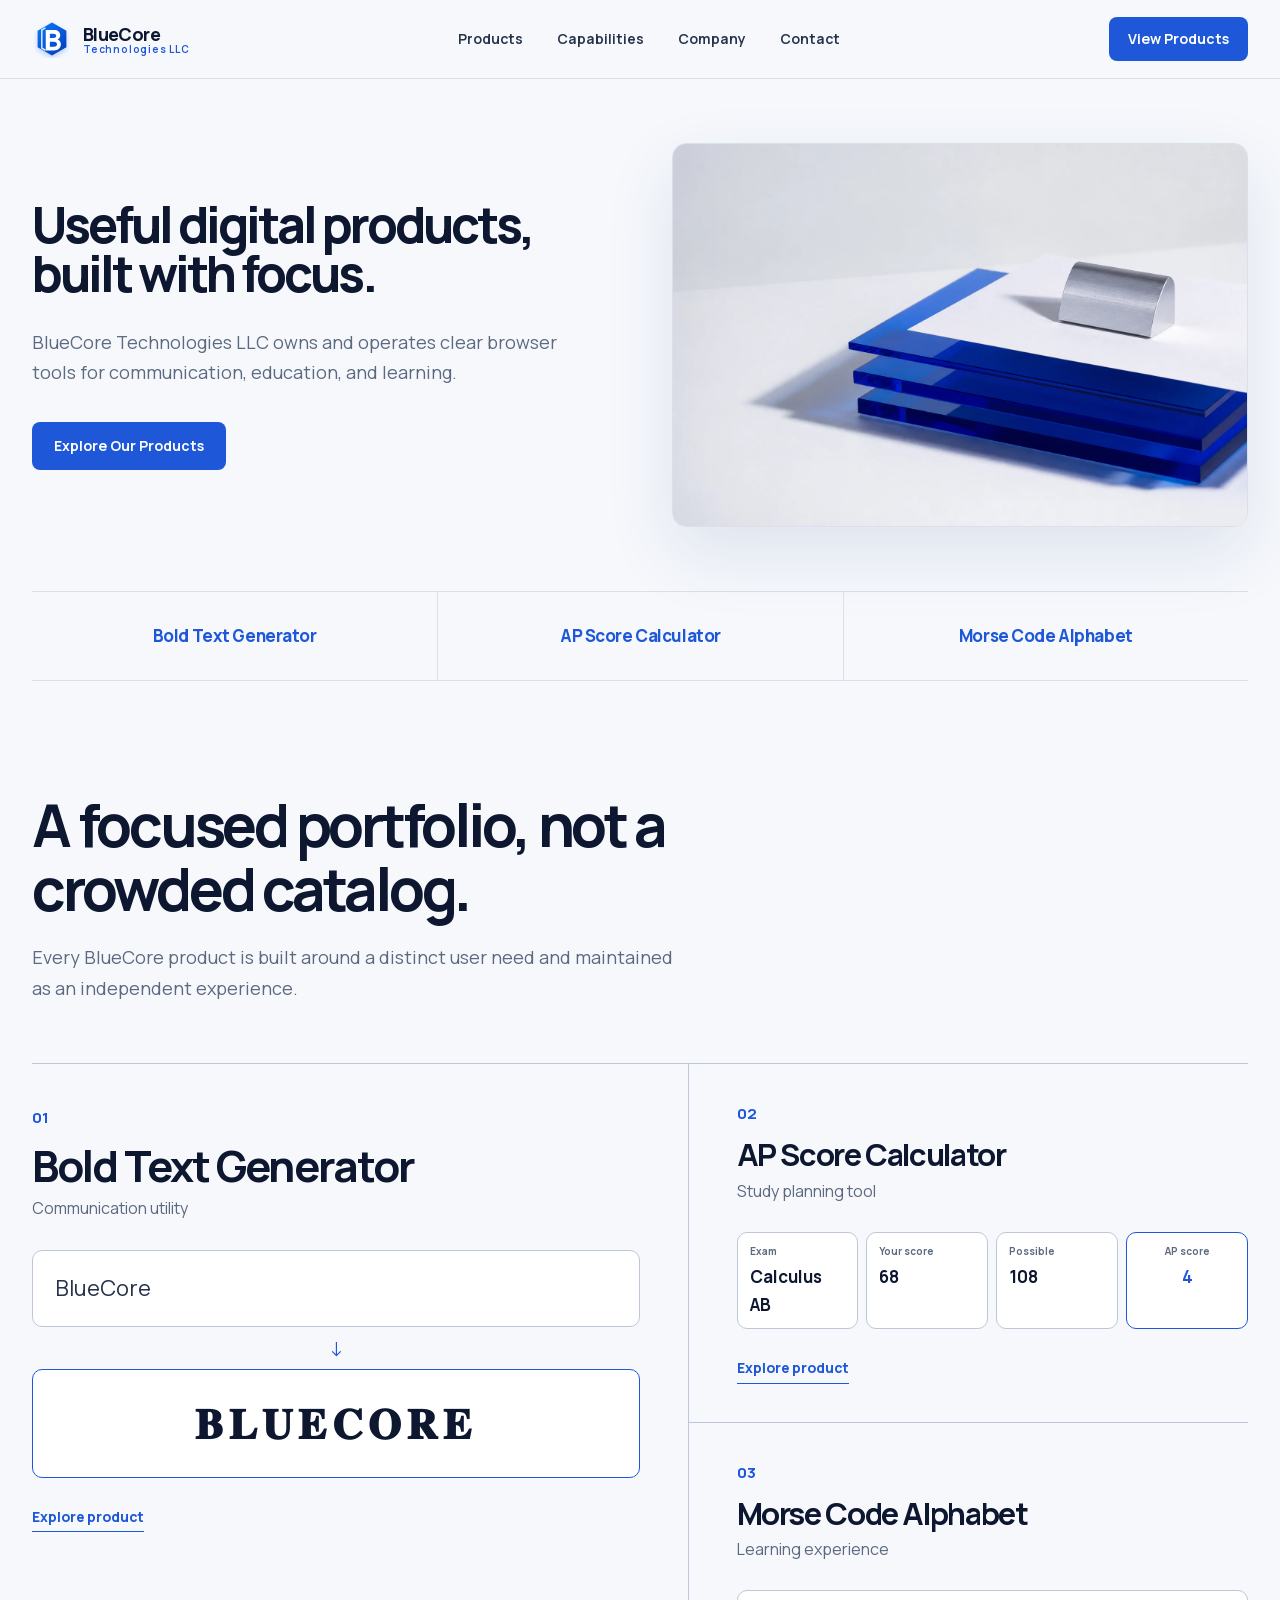
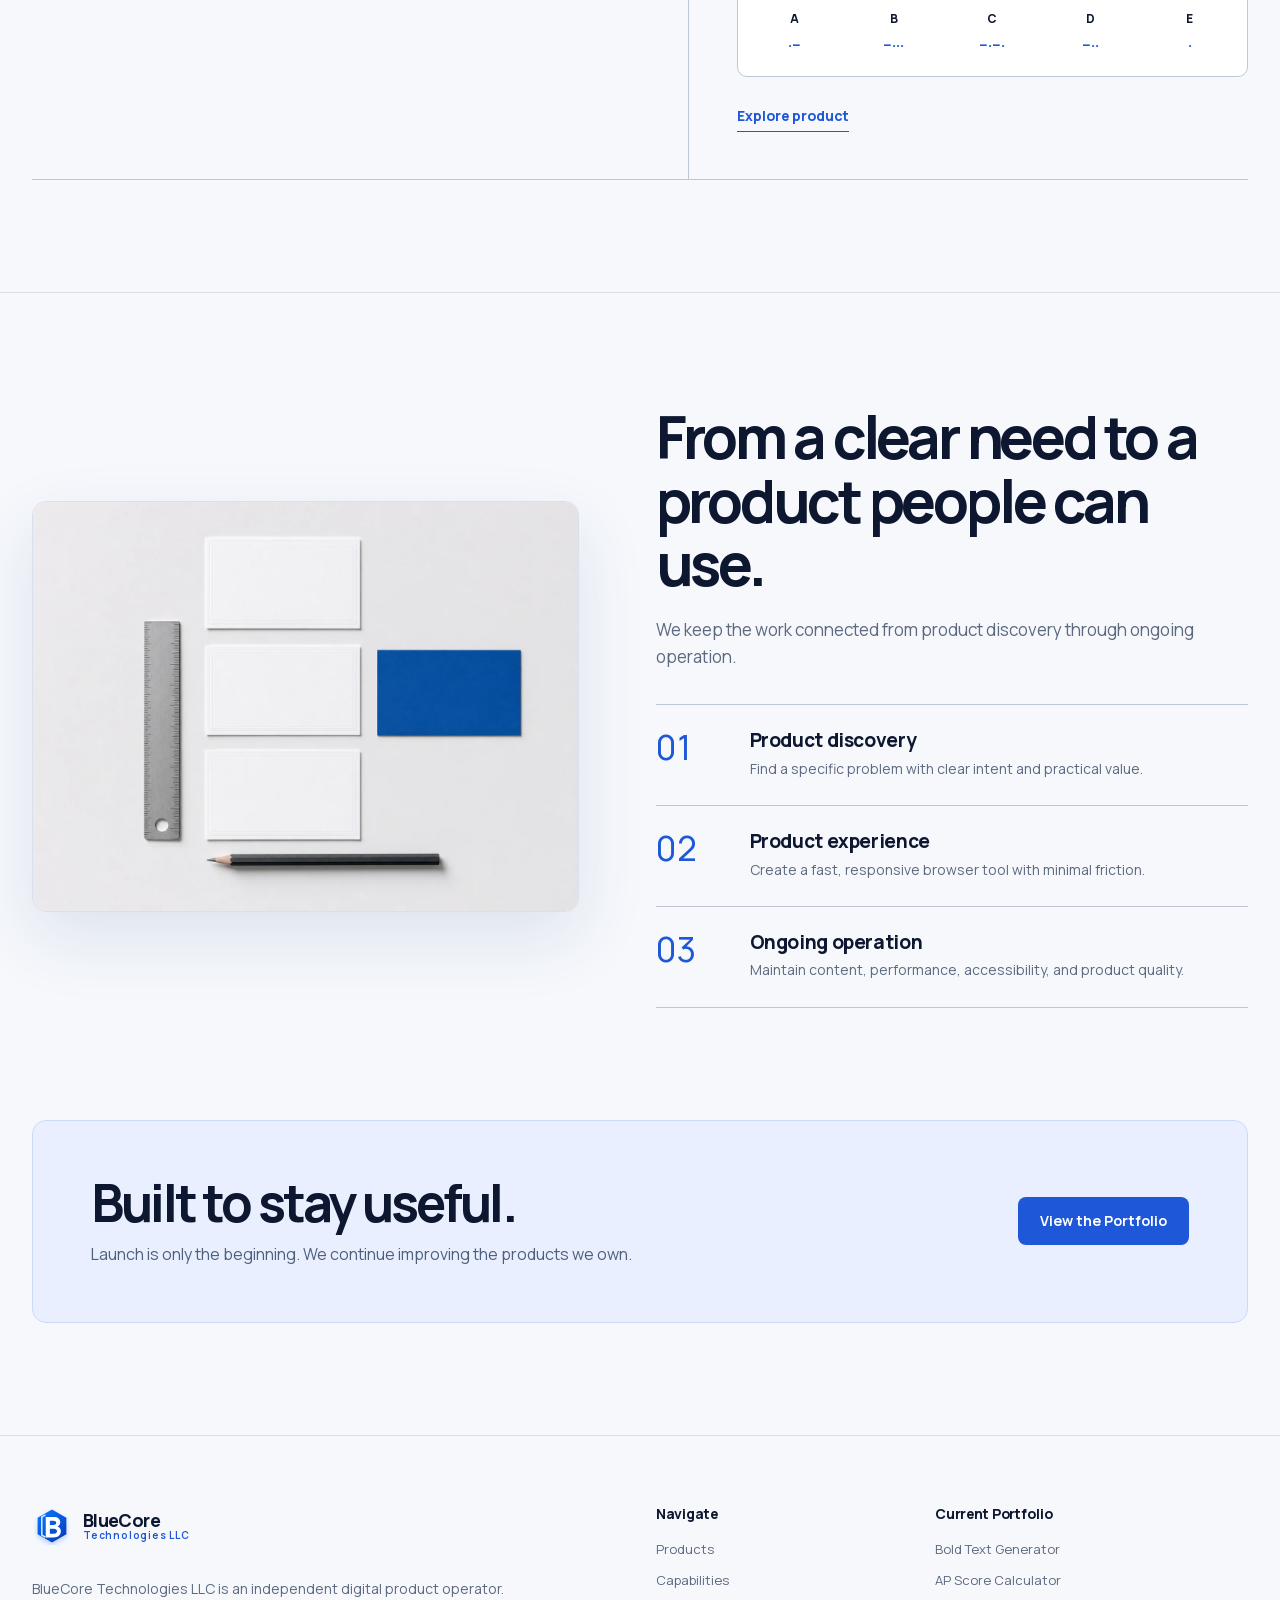
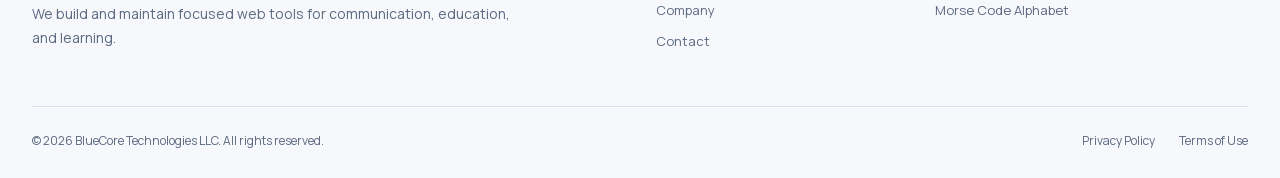
<file: index.html>
<!DOCTYPE html>
<html lang="en" class="no-js">
<head>
  <meta charset="utf-8">
  <meta name="viewport" content="width=device-width, initial-scale=1">
  <title>BlueCore Technologies LLC | Focused Digital Products</title>
  <meta name="description" content="BlueCore Technologies LLC builds, owns, and operates focused browser-based tools for communication, education, and learning.">
  <meta name="robots" content="index, follow">
  <meta name="theme-color" content="#f6f8fc">
  <link rel="canonical" href="https://bluecoretechnologiesllc.com/">
  <link rel="icon" href="assets/bluecore-logo.svg" type="image/svg+xml">
  <link rel="icon" href="favicon.ico" sizes="any">
  <link rel="apple-touch-icon" href="assets/apple-touch-icon.png">
  <link rel="preload" href="assets/fonts/manrope-v20-latin-variable-200-800.woff2" as="font" type="font/woff2" crossorigin>
  <link rel="preload" href="assets/static-redesign/bluecore-static-hero-v1-desktop.webp" as="image" type="image/webp" media="(min-width: 641px)">
  <meta property="og:type" content="website">
  <meta property="og:title" content="BlueCore Technologies LLC | Focused Digital Products">
  <meta property="og:description" content="Focused browser-based products for communication, education, and learning.">
  <meta property="og:url" content="https://bluecoretechnologiesllc.com/">
  <meta property="og:image" content="https://bluecoretechnologiesllc.com/assets/static-redesign/bluecore-social-card-static-v1.jpg">
  <meta name="twitter:card" content="summary_large_image">
  <meta name="twitter:title" content="BlueCore Technologies LLC | Focused Digital Products">
  <meta name="twitter:description" content="Focused browser-based products for communication, education, and learning.">
  <meta name="twitter:image" content="https://bluecoretechnologiesllc.com/assets/static-redesign/bluecore-social-card-static-v1.jpg">
  <link rel="stylesheet" href="css/styles.css?v=20260711-static-1">
  <script defer src="js/site.js?v=20260711-static-1"></script>
  <script type="application/ld+json">
  {
    "@context": "https://schema.org",
    "@graph": [
      {
        "@type": "Organization",
        "@id": "https://bluecoretechnologiesllc.com/#organization",
        "name": "BlueCore Technologies LLC",
        "url": "https://bluecoretechnologiesllc.com/",
        "logo": "https://bluecoretechnologiesllc.com/assets/bluecore-logo.svg",
        "email": "support@bluecoretechnologiesllc.com",
        "address": {
          "@type": "PostalAddress",
          "streetAddress": "30 N Gould St Ste R",
          "addressLocality": "Sheridan",
          "addressRegion": "WY",
          "postalCode": "82801",
          "addressCountry": "US"
        }
      },
      {
        "@type": "WebSite",
        "@id": "https://bluecoretechnologiesllc.com/#website",
        "url": "https://bluecoretechnologiesllc.com/",
        "name": "BlueCore Technologies LLC",
        "publisher": { "@id": "https://bluecoretechnologiesllc.com/#organization" }
      }
    ]
  }
  </script>
</head>
<body class="home-page">
  <a class="skip-link" href="#main-content">Skip to content</a>

  <header class="site-header">
    <nav class="nav-shell" aria-label="Primary navigation">
      <a class="brand" href="index.html" aria-label="BlueCore Technologies LLC home">
        <img src="assets/bluecore-logo.svg" alt="" width="40" height="40">
        <span class="brand-copy"><strong>BlueCore</strong><small>Technologies LLC</small></span>
      </a>
      <div class="nav-links" id="primary-navigation" data-nav-panel>
        <a href="products.html">Products</a>
        <a href="services.html">Capabilities</a>
        <a href="about.html">Company</a>
        <a href="contact.html">Contact</a>
      </div>
      <a class="button button-primary nav-action" href="products.html">View Products</a>
      <button class="nav-toggle" type="button" aria-controls="primary-navigation" aria-expanded="false" data-nav-toggle><span data-nav-label>Menu</span></button>
    </nav>
  </header>

  <main id="main-content">
    <section class="home-hero">
      <div class="shell home-hero-grid">
        <div class="hero-copy">
          <h1>Useful digital products, built with focus.</h1>
          <p>BlueCore Technologies LLC owns and operates clear browser tools for communication, education, and learning.</p>
          <a class="button button-primary" href="products.html">Explore Our Products</a>
        </div>
        <div class="hero-media">
          <picture>
            <source media="(max-width: 640px)" srcset="assets/static-redesign/bluecore-static-hero-v1-mobile.webp">
            <img src="assets/static-redesign/bluecore-static-hero-v1-desktop.webp" alt="Cobalt acrylic layers arranged with white paper and brushed aluminum" width="1536" height="1024">
          </picture>
        </div>
      </div>
      <nav class="shell product-rail" aria-label="Current product portfolio">
        <a href="products.html#bold-text-generator">Bold Text Generator</a>
        <a href="products.html#ap-score-calculator">AP Score Calculator</a>
        <a href="products.html#morse-code-alphabet">Morse Code Alphabet</a>
      </nav>
    </section>

    <section class="section" aria-labelledby="portfolio-heading">
      <div class="shell">
        <div class="section-heading">
          <h2 id="portfolio-heading">A focused portfolio, not a crowded catalog.</h2>
          <p>Every BlueCore product is built around a distinct user need and maintained as an independent experience.</p>
        </div>

        <div class="portfolio-grid">
          <article class="portfolio-feature">
            <span class="product-number">01</span>
            <h3>Bold Text Generator</h3>
            <p class="product-category">Communication utility</p>
            <div class="product-demo" aria-label="Bold text product preview">
              <div class="bold-input">BlueCore</div>
              <div class="demo-divider" aria-hidden="true">↓</div>
              <div class="bold-output">𝐁𝐋𝐔𝐄𝐂𝐎𝐑𝐄</div>
            </div>
            <a class="text-link" href="products.html#bold-text-generator">Explore product</a>
          </article>

          <div class="portfolio-side">
            <article class="portfolio-item">
              <span class="product-number">02</span>
              <h3>AP Score Calculator</h3>
              <p class="product-category">Study planning tool</p>
              <div class="product-demo ap-demo" aria-label="AP score calculator product preview">
                <div class="ap-demo-field"><small>Exam</small><strong>Calculus AB</strong></div>
                <div class="ap-demo-field"><small>Your score</small><strong>68</strong></div>
                <div class="ap-demo-field"><small>Possible</small><strong>108</strong></div>
                <div class="ap-demo-field score"><small>AP score</small><strong>4</strong></div>
              </div>
              <a class="text-link" href="products.html#ap-score-calculator">Explore product</a>
            </article>

            <article class="portfolio-item">
              <span class="product-number">03</span>
              <h3>Morse Code Alphabet</h3>
              <p class="product-category">Learning experience</p>
              <div class="product-demo morse-demo" aria-label="Morse code alphabet product preview">
                <span><small>A</small>·−</span>
                <span><small>B</small>−···</span>
                <span><small>C</small>−·−·</span>
                <span><small>D</small>−··</span>
                <span><small>E</small>·</span>
              </div>
              <a class="text-link" href="products.html#morse-code-alphabet">Explore product</a>
            </article>
          </div>
        </div>
      </div>
    </section>

    <section class="section" aria-labelledby="process-heading">
      <div class="shell process-grid">
        <div class="editorial-media">
          <picture>
            <source media="(max-width: 640px)" srcset="assets/static-redesign/bluecore-static-process-v1-mobile.webp">
            <img src="assets/static-redesign/bluecore-static-process-v1-desktop.webp" alt="White and cobalt product planning cards arranged beside a ruler and pencil" width="1448" height="1086" loading="lazy">
          </picture>
        </div>
        <div class="process-copy">
          <h2 class="section-title" id="process-heading">From a clear need to a product people can use.</h2>
          <p>We keep the work connected from product discovery through ongoing operation.</p>
          <div class="process-list">
            <article class="process-row">
              <span class="step-number">01</span>
              <div><h3>Product discovery</h3><p>Find a specific problem with clear intent and practical value.</p></div>
            </article>
            <article class="process-row">
              <span class="step-number">02</span>
              <div><h3>Product experience</h3><p>Create a fast, responsive browser tool with minimal friction.</p></div>
            </article>
            <article class="process-row">
              <span class="step-number">03</span>
              <div><h3>Ongoing operation</h3><p>Maintain content, performance, accessibility, and product quality.</p></div>
            </article>
          </div>
        </div>
      </div>
    </section>

    <section class="cta-section">
      <div class="shell cta-band">
        <div>
          <h2>Built to stay useful.</h2>
          <p>Launch is only the beginning. We continue improving the products we own.</p>
        </div>
        <a class="button button-primary" href="products.html">View the Portfolio</a>
      </div>
    </section>
  </main>

  <footer class="site-footer">
    <div class="shell">
      <div class="footer-grid">
        <div class="footer-brand">
          <a class="brand" href="index.html"><img src="assets/bluecore-logo.svg" alt="" width="40" height="40"><span class="brand-copy"><strong>BlueCore</strong><small>Technologies LLC</small></span></a>
          <p>BlueCore Technologies LLC is an independent digital product operator. We build and maintain focused web tools for communication, education, and learning.</p>
        </div>
        <div class="footer-column"><h2>Navigate</h2><nav aria-label="Footer navigation"><a href="products.html">Products</a><a href="services.html">Capabilities</a><a href="about.html">Company</a><a href="contact.html">Contact</a></nav></div>
        <div class="footer-column"><h2>Current Portfolio</h2><div class="footer-list"><a href="products.html#bold-text-generator">Bold Text Generator</a><a href="products.html#ap-score-calculator">AP Score Calculator</a><a href="products.html#morse-code-alphabet">Morse Code Alphabet</a></div></div>
      </div>
      <div class="footer-bottom"><span>© 2026 BlueCore Technologies LLC. All rights reserved.</span><span class="footer-legal"><a href="privacy.html">Privacy Policy</a><a href="terms.html">Terms of Use</a></span></div>
    </div>
  </footer>
</body>
</html>
</file>
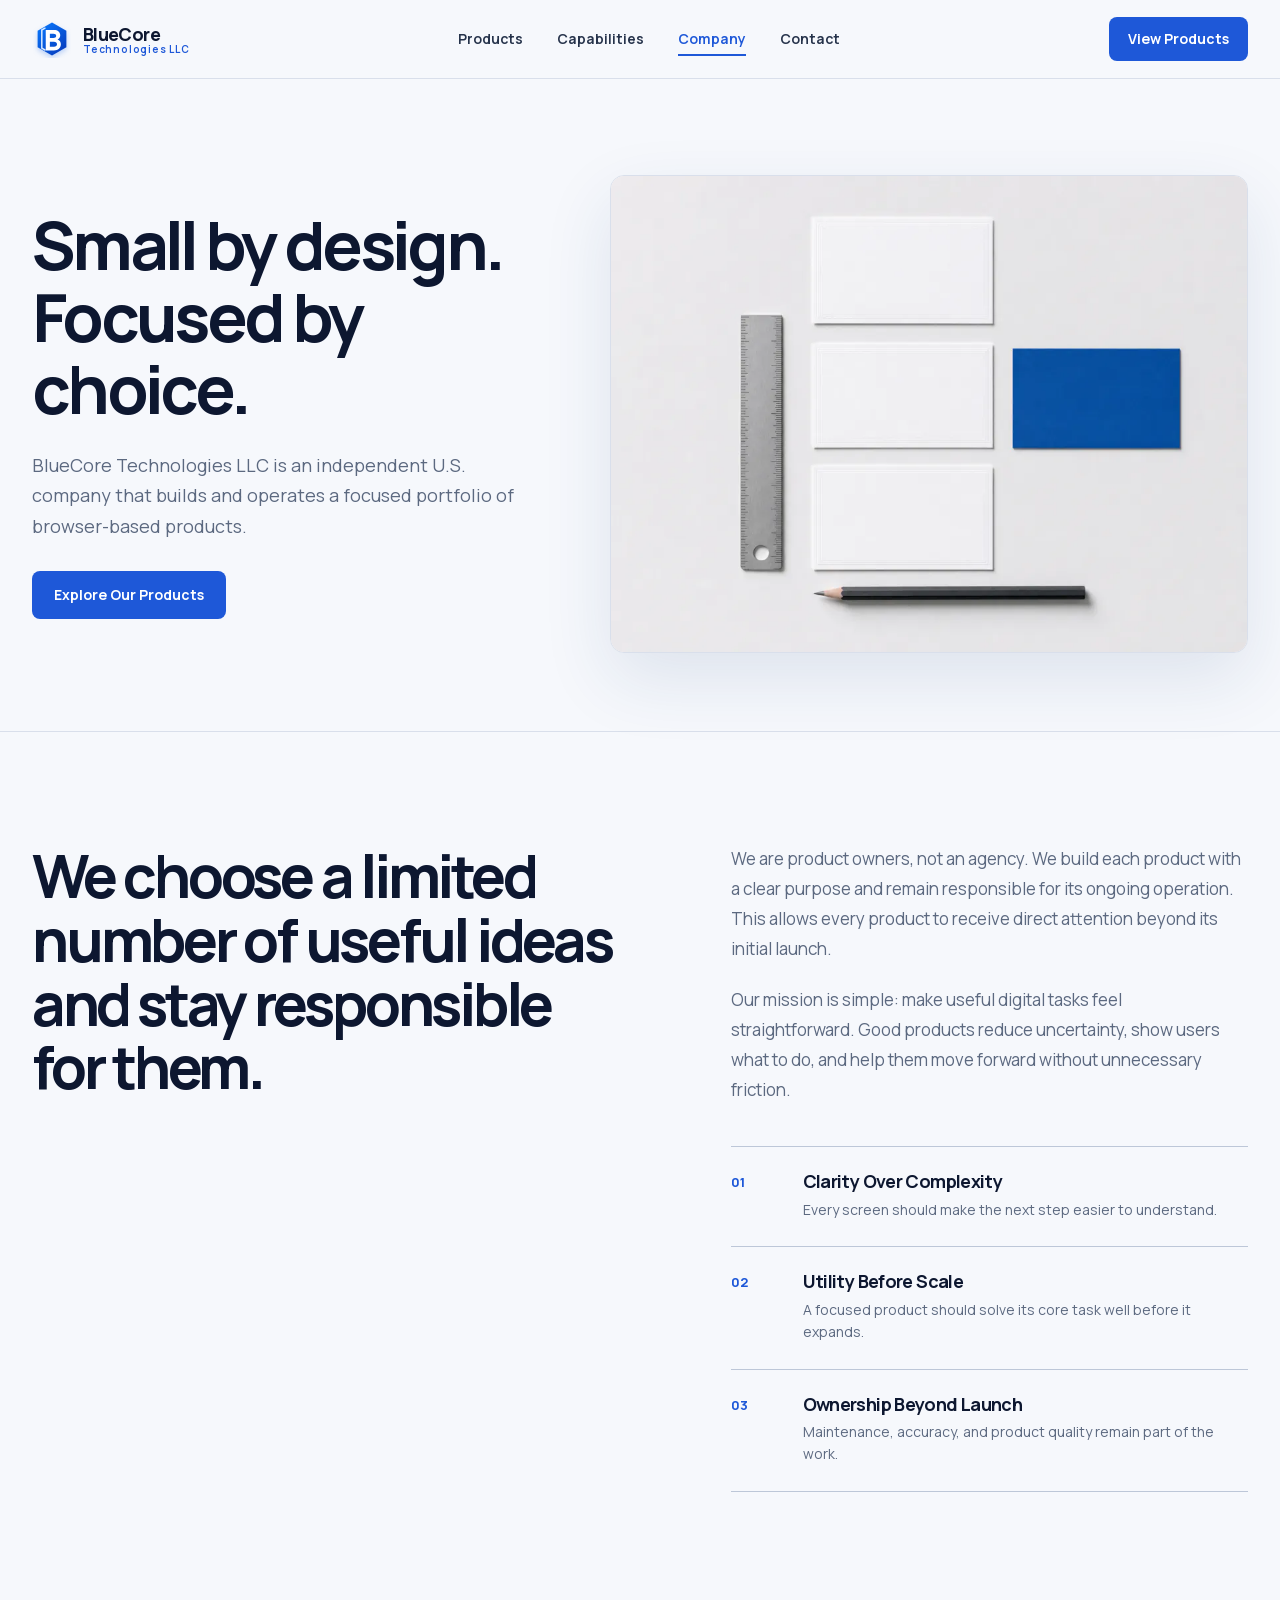
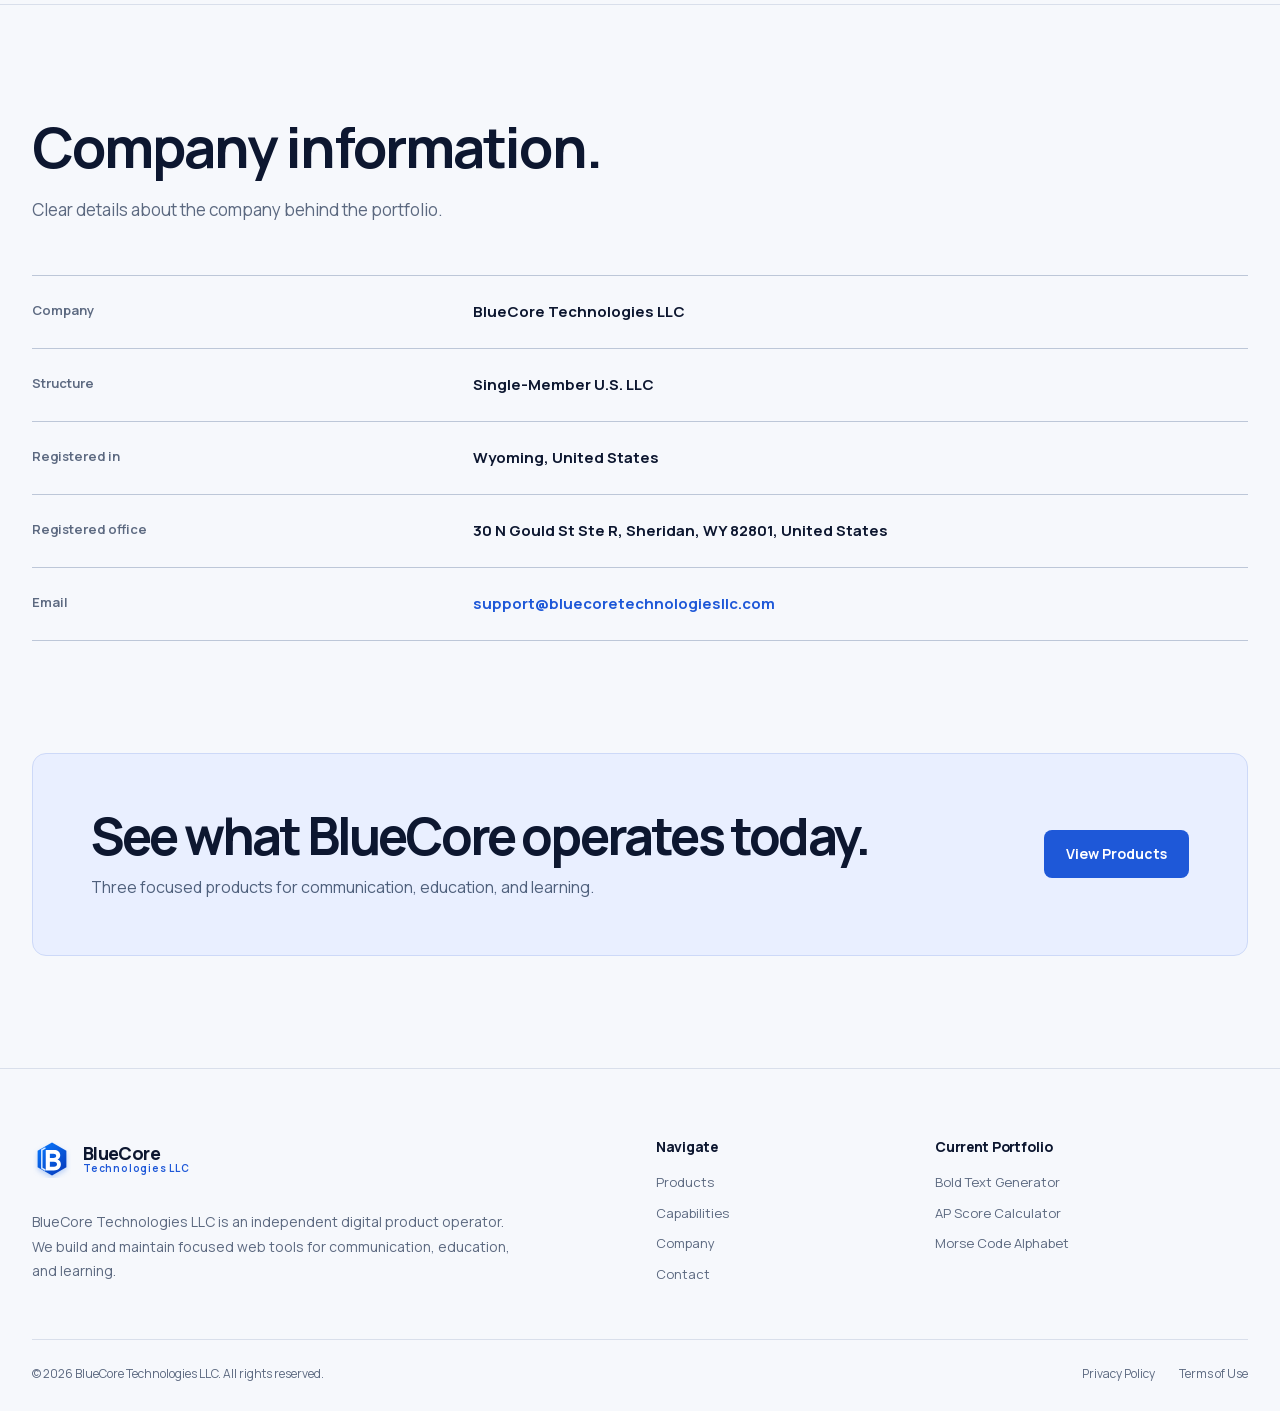
<file: about.html>
<!DOCTYPE html>
<html lang="en" class="no-js">
<head>
  <meta charset="utf-8">
  <meta name="viewport" content="width=device-width, initial-scale=1">
  <title>About BlueCore Technologies LLC</title>
  <meta name="description" content="Learn about BlueCore Technologies LLC, an independent U.S. company that owns and operates focused digital products.">
  <meta name="robots" content="index, follow">
  <meta name="theme-color" content="#f6f8fc">
  <link rel="canonical" href="https://bluecoretechnologiesllc.com/about.html">
  <link rel="icon" href="assets/bluecore-logo.svg" type="image/svg+xml">
  <link rel="icon" href="favicon.ico" sizes="any">
  <link rel="apple-touch-icon" href="assets/apple-touch-icon.png">
  <link rel="preload" href="assets/fonts/manrope-v20-latin-variable-200-800.woff2" as="font" type="font/woff2" crossorigin>
  <meta property="og:type" content="website">
  <meta property="og:title" content="About BlueCore Technologies LLC">
  <meta property="og:description" content="An independent U.S. company that owns and operates focused digital products.">
  <meta property="og:url" content="https://bluecoretechnologiesllc.com/about.html">
  <meta property="og:image" content="https://bluecoretechnologiesllc.com/assets/static-redesign/bluecore-social-card-static-v1.jpg">
  <meta name="twitter:card" content="summary_large_image">
  <link rel="stylesheet" href="css/styles.css?v=20260711-static-1">
  <script defer src="js/site.js?v=20260711-static-1"></script>
</head>
<body class="inner-page about-page">
  <a class="skip-link" href="#main-content">Skip to content</a>

  <header class="site-header">
    <nav class="nav-shell" aria-label="Primary navigation">
      <a class="brand" href="index.html" aria-label="BlueCore Technologies LLC home"><img src="assets/bluecore-logo.svg" alt="" width="40" height="40"><span class="brand-copy"><strong>BlueCore</strong><small>Technologies LLC</small></span></a>
      <div class="nav-links" id="primary-navigation" data-nav-panel><a href="products.html">Products</a><a href="services.html">Capabilities</a><a href="about.html" aria-current="page">Company</a><a href="contact.html">Contact</a></div>
      <a class="button button-primary nav-action" href="products.html">View Products</a>
      <button class="nav-toggle" type="button" aria-controls="primary-navigation" aria-expanded="false" data-nav-toggle><span data-nav-label>Menu</span></button>
    </nav>
  </header>

  <main id="main-content">
    <section class="inner-hero inner-hero-with-media">
      <div class="shell inner-hero-grid">
        <div>
          <h1>Small by design. Focused by choice.</h1>
          <p class="inner-hero-lead">BlueCore Technologies LLC is an independent U.S. company that builds and operates a focused portfolio of browser-based products.</p>
          <a class="button button-primary" href="products.html">Explore Our Products</a>
        </div>
        <div class="inner-hero-media">
          <picture>
            <source media="(max-width: 640px)" srcset="assets/static-redesign/bluecore-static-process-v1-mobile.webp">
            <img src="assets/static-redesign/bluecore-static-process-v1-desktop.webp" alt="Product planning cards arranged with a ruler and pencil" width="1448" height="1086">
          </picture>
        </div>
      </div>
    </section>

    <section class="content-section" aria-labelledby="company-statement-heading">
      <div class="shell about-statement">
        <h2 id="company-statement-heading">We choose a limited number of useful ideas and stay responsible for them.</h2>
        <div class="about-statement-copy">
          <p>We are product owners, not an agency. We build each product with a clear purpose and remain responsible for its ongoing operation. This allows every product to receive direct attention beyond its initial launch.</p>
          <p>Our mission is simple: make useful digital tasks feel straightforward. Good products reduce uncertainty, show users what to do, and help them move forward without unnecessary friction.</p>
          <div class="principle-list">
            <article class="principle"><span>01</span><div><h3>Clarity Over Complexity</h3><p>Every screen should make the next step easier to understand.</p></div></article>
            <article class="principle"><span>02</span><div><h3>Utility Before Scale</h3><p>A focused product should solve its core task well before it expands.</p></div></article>
            <article class="principle"><span>03</span><div><h3>Ownership Beyond Launch</h3><p>Maintenance, accuracy, and product quality remain part of the work.</p></div></article>
          </div>
        </div>
      </div>
    </section>

    <section class="content-section" aria-labelledby="company-information-heading">
      <div class="shell">
        <div class="section-intro"><h2 id="company-information-heading">Company information.</h2><p>Clear details about the company behind the portfolio.</p></div>
        <div class="company-facts">
          <div class="company-fact"><span>Company</span><strong>BlueCore Technologies LLC</strong></div>
          <div class="company-fact"><span>Structure</span><strong>Single-Member U.S. LLC</strong></div>
          <div class="company-fact"><span>Registered in</span><strong>Wyoming, United States</strong></div>
          <div class="company-fact"><span>Registered office</span><strong>30 N Gould St Ste R, Sheridan, WY 82801, United States</strong></div>
          <div class="company-fact"><span>Email</span><a href="mailto:support@bluecoretechnologiesllc.com">support@bluecoretechnologiesllc.com</a></div>
        </div>
      </div>
    </section>

    <section class="cta-section">
      <div class="shell cta-band">
        <div><h2>See what BlueCore operates today.</h2><p>Three focused products for communication, education, and learning.</p></div>
        <a class="button button-primary" href="products.html">View Products</a>
      </div>
    </section>
  </main>

  <footer class="site-footer">
    <div class="shell">
      <div class="footer-grid">
        <div class="footer-brand"><a class="brand" href="index.html"><img src="assets/bluecore-logo.svg" alt="" width="40" height="40"><span class="brand-copy"><strong>BlueCore</strong><small>Technologies LLC</small></span></a><p>BlueCore Technologies LLC is an independent digital product operator. We build and maintain focused web tools for communication, education, and learning.</p></div>
        <div class="footer-column"><h2>Navigate</h2><nav aria-label="Footer navigation"><a href="products.html">Products</a><a href="services.html">Capabilities</a><a href="about.html">Company</a><a href="contact.html">Contact</a></nav></div>
        <div class="footer-column"><h2>Current Portfolio</h2><div class="footer-list"><a href="products.html#bold-text-generator">Bold Text Generator</a><a href="products.html#ap-score-calculator">AP Score Calculator</a><a href="products.html#morse-code-alphabet">Morse Code Alphabet</a></div></div>
      </div>
      <div class="footer-bottom"><span>© 2026 BlueCore Technologies LLC. All rights reserved.</span><span class="footer-legal"><a href="privacy.html">Privacy Policy</a><a href="terms.html">Terms of Use</a></span></div>
    </div>
  </footer>
</body>
</html>
</file>
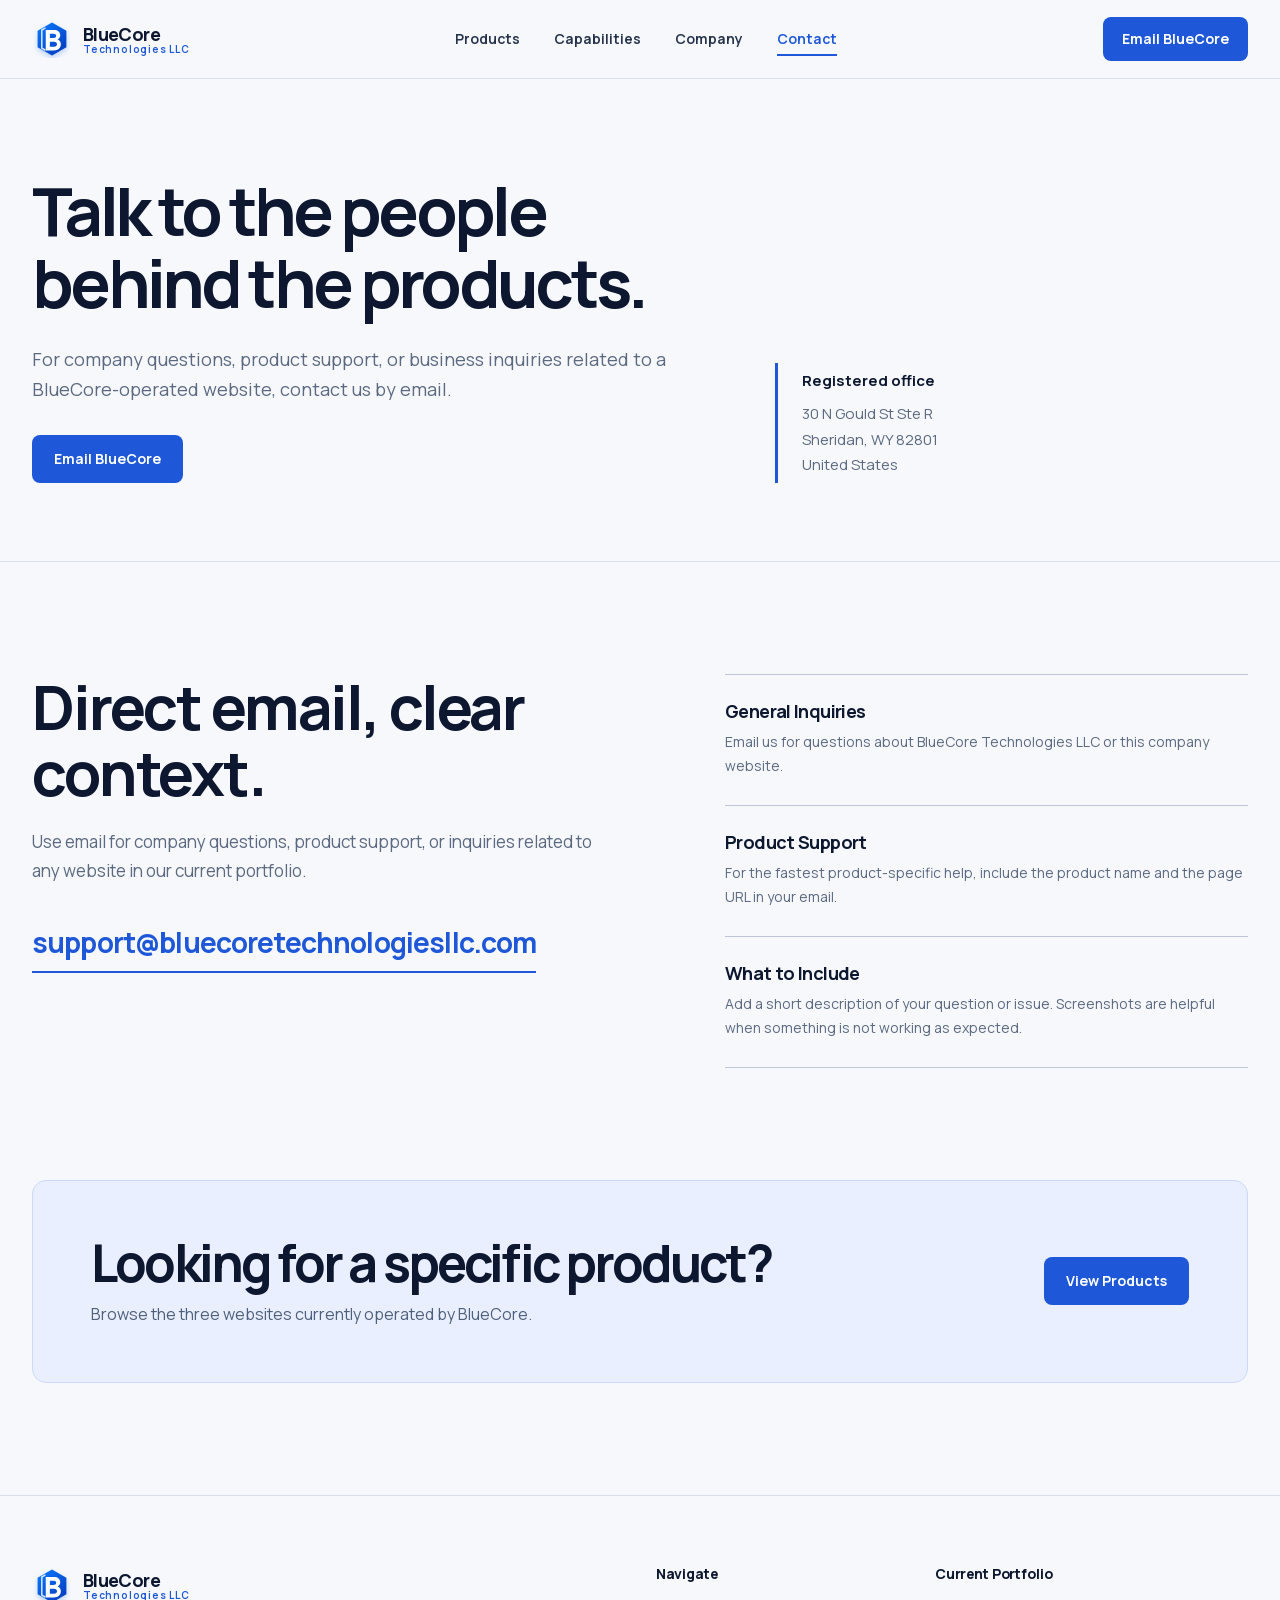
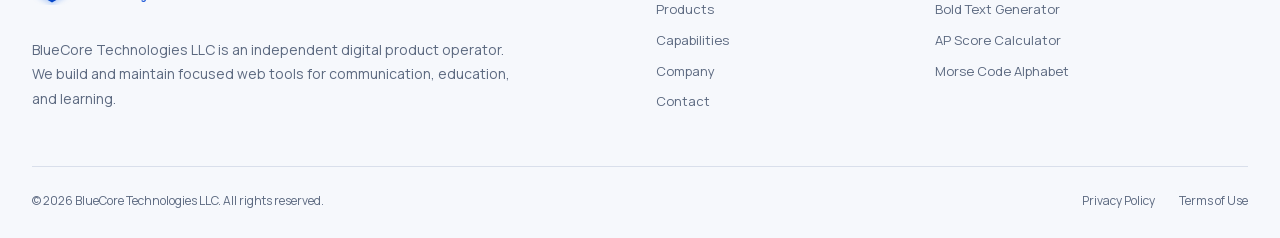
<file: contact.html>
<!DOCTYPE html>
<html lang="en" class="no-js">
<head>
  <meta charset="utf-8">
  <meta name="viewport" content="width=device-width, initial-scale=1">
  <title>Contact BlueCore Technologies LLC</title>
  <meta name="description" content="Contact BlueCore Technologies LLC about its company website or operated digital products.">
  <meta name="robots" content="index, follow">
  <meta name="theme-color" content="#f6f8fc">
  <link rel="canonical" href="https://bluecoretechnologiesllc.com/contact.html">
  <link rel="icon" href="assets/bluecore-logo.svg" type="image/svg+xml">
  <link rel="icon" href="favicon.ico" sizes="any">
  <link rel="apple-touch-icon" href="assets/apple-touch-icon.png">
  <link rel="preload" href="assets/fonts/manrope-v20-latin-variable-200-800.woff2" as="font" type="font/woff2" crossorigin>
  <meta property="og:type" content="website">
  <meta property="og:title" content="Contact BlueCore Technologies LLC">
  <meta property="og:description" content="Contact the company behind BlueCore-operated digital products.">
  <meta property="og:url" content="https://bluecoretechnologiesllc.com/contact.html">
  <meta property="og:image" content="https://bluecoretechnologiesllc.com/assets/static-redesign/bluecore-social-card-static-v1.jpg">
  <meta name="twitter:card" content="summary_large_image">
  <link rel="stylesheet" href="css/styles.css?v=20260711-static-1">
  <script defer src="js/site.js?v=20260711-static-1"></script>
</head>
<body class="inner-page contact-page">
  <a class="skip-link" href="#main-content">Skip to content</a>

  <header class="site-header">
    <nav class="nav-shell" aria-label="Primary navigation">
      <a class="brand" href="index.html" aria-label="BlueCore Technologies LLC home"><img src="assets/bluecore-logo.svg" alt="" width="40" height="40"><span class="brand-copy"><strong>BlueCore</strong><small>Technologies LLC</small></span></a>
      <div class="nav-links" id="primary-navigation" data-nav-panel><a href="products.html">Products</a><a href="services.html">Capabilities</a><a href="about.html">Company</a><a href="contact.html" aria-current="page">Contact</a></div>
      <a class="button button-primary nav-action" href="mailto:support@bluecoretechnologiesllc.com">Email BlueCore</a>
      <button class="nav-toggle" type="button" aria-controls="primary-navigation" aria-expanded="false" data-nav-toggle><span data-nav-label>Menu</span></button>
    </nav>
  </header>

  <main id="main-content">
    <section class="inner-hero">
      <div class="shell inner-hero-grid">
        <div>
          <h1>Talk to the people behind the products.</h1>
          <p class="inner-hero-lead">For company questions, product support, or business inquiries related to a BlueCore-operated website, contact us by email.</p>
          <a class="button button-primary" href="mailto:support@bluecoretechnologiesllc.com">Email BlueCore</a>
        </div>
        <aside class="inner-aside"><strong>Registered office</strong>30 N Gould St Ste R<br>Sheridan, WY 82801<br>United States</aside>
      </div>
    </section>

    <section class="content-section" aria-labelledby="contact-heading">
      <div class="shell contact-layout">
        <div class="contact-primary">
          <h2 id="contact-heading">Direct email, clear context.</h2>
          <p>Use email for company questions, product support, or inquiries related to any website in our current portfolio.</p>
          <a class="contact-email" href="mailto:support@bluecoretechnologiesllc.com">support@bluecoretechnologiesllc.com</a>
        </div>
        <div class="contact-notes">
          <article class="contact-note"><h3>General Inquiries</h3><p>Email us for questions about BlueCore Technologies LLC or this company website.</p></article>
          <article class="contact-note"><h3>Product Support</h3><p>For the fastest product-specific help, include the product name and the page URL in your email.</p></article>
          <article class="contact-note"><h3>What to Include</h3><p>Add a short description of your question or issue. Screenshots are helpful when something is not working as expected.</p></article>
        </div>
      </div>
    </section>

    <section class="cta-section">
      <div class="shell cta-band">
        <div><h2>Looking for a specific product?</h2><p>Browse the three websites currently operated by BlueCore.</p></div>
        <a class="button button-primary" href="products.html">View Products</a>
      </div>
    </section>
  </main>

  <footer class="site-footer">
    <div class="shell">
      <div class="footer-grid">
        <div class="footer-brand"><a class="brand" href="index.html"><img src="assets/bluecore-logo.svg" alt="" width="40" height="40"><span class="brand-copy"><strong>BlueCore</strong><small>Technologies LLC</small></span></a><p>BlueCore Technologies LLC is an independent digital product operator. We build and maintain focused web tools for communication, education, and learning.</p></div>
        <div class="footer-column"><h2>Navigate</h2><nav aria-label="Footer navigation"><a href="products.html">Products</a><a href="services.html">Capabilities</a><a href="about.html">Company</a><a href="contact.html">Contact</a></nav></div>
        <div class="footer-column"><h2>Current Portfolio</h2><div class="footer-list"><a href="products.html#bold-text-generator">Bold Text Generator</a><a href="products.html#ap-score-calculator">AP Score Calculator</a><a href="products.html#morse-code-alphabet">Morse Code Alphabet</a></div></div>
      </div>
      <div class="footer-bottom"><span>© 2026 BlueCore Technologies LLC. All rights reserved.</span><span class="footer-legal"><a href="privacy.html">Privacy Policy</a><a href="terms.html">Terms of Use</a></span></div>
    </div>
  </footer>
</body>
</html>
</file>
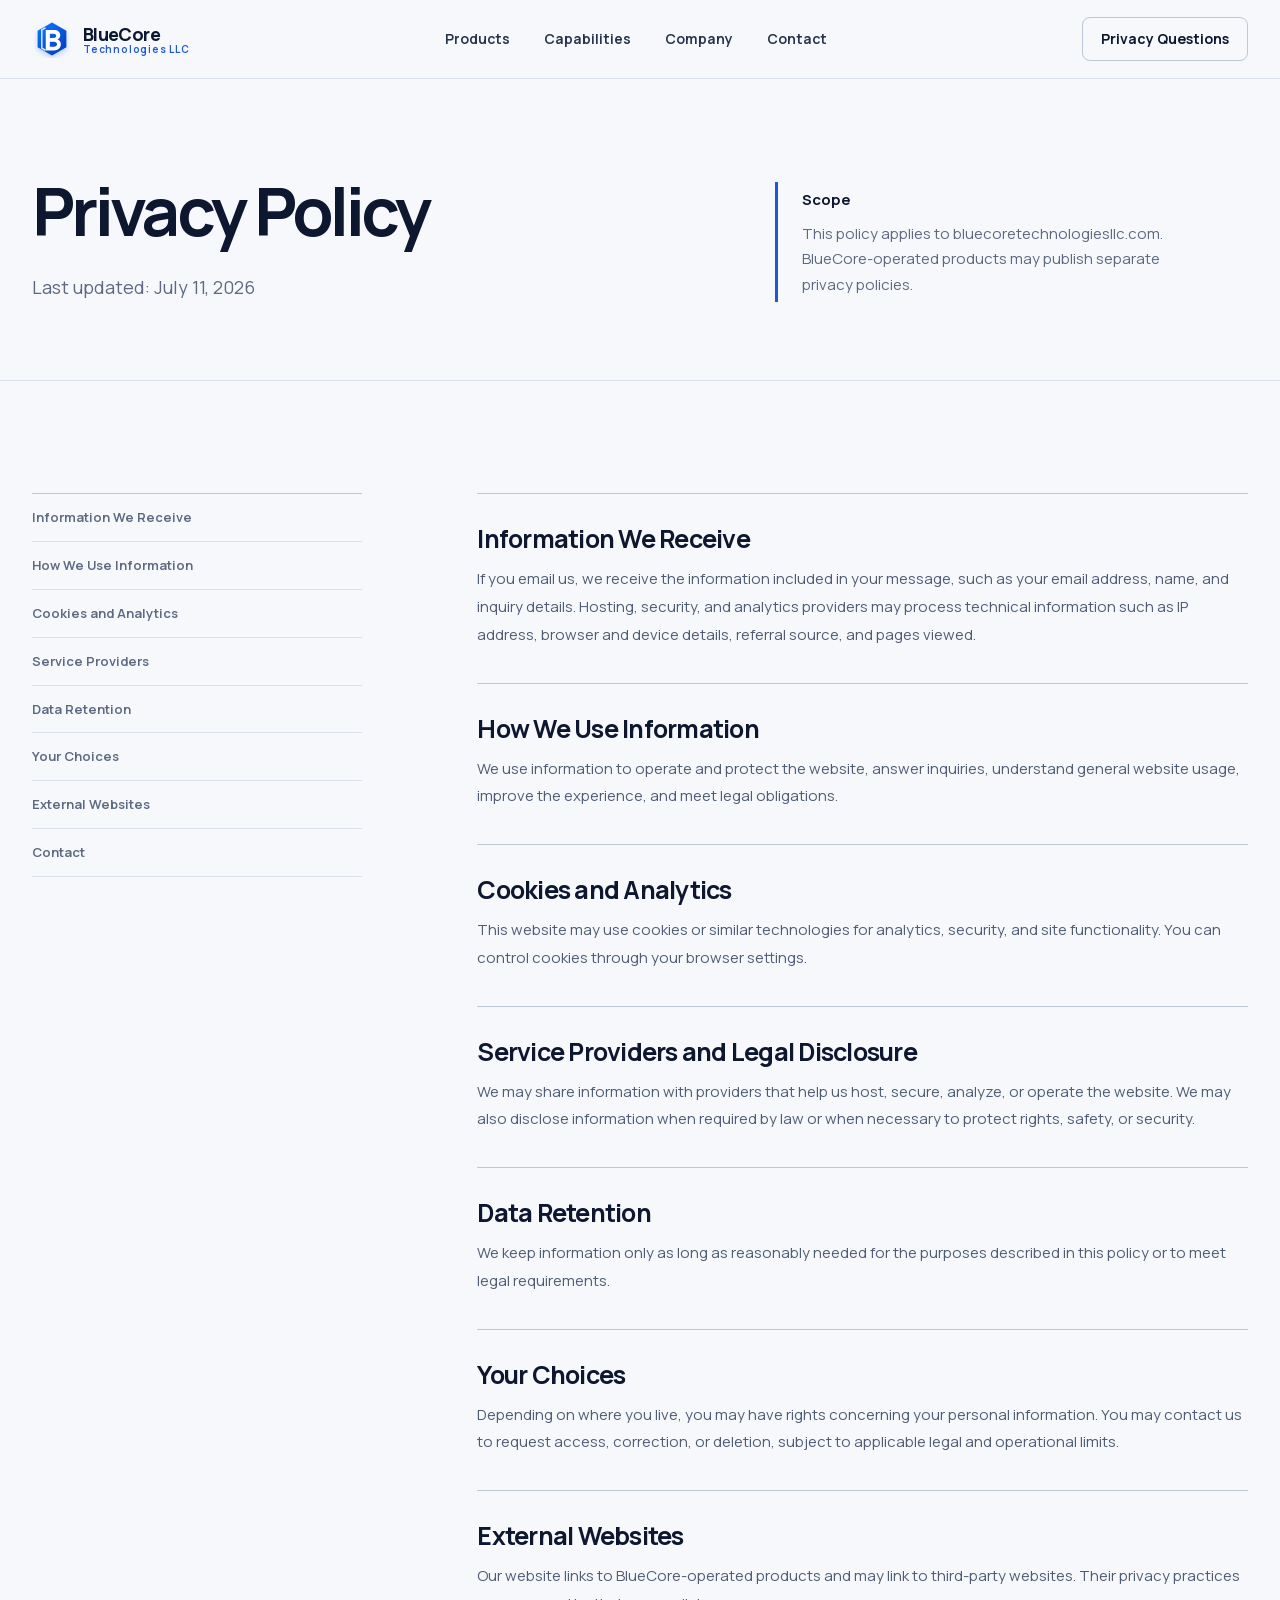
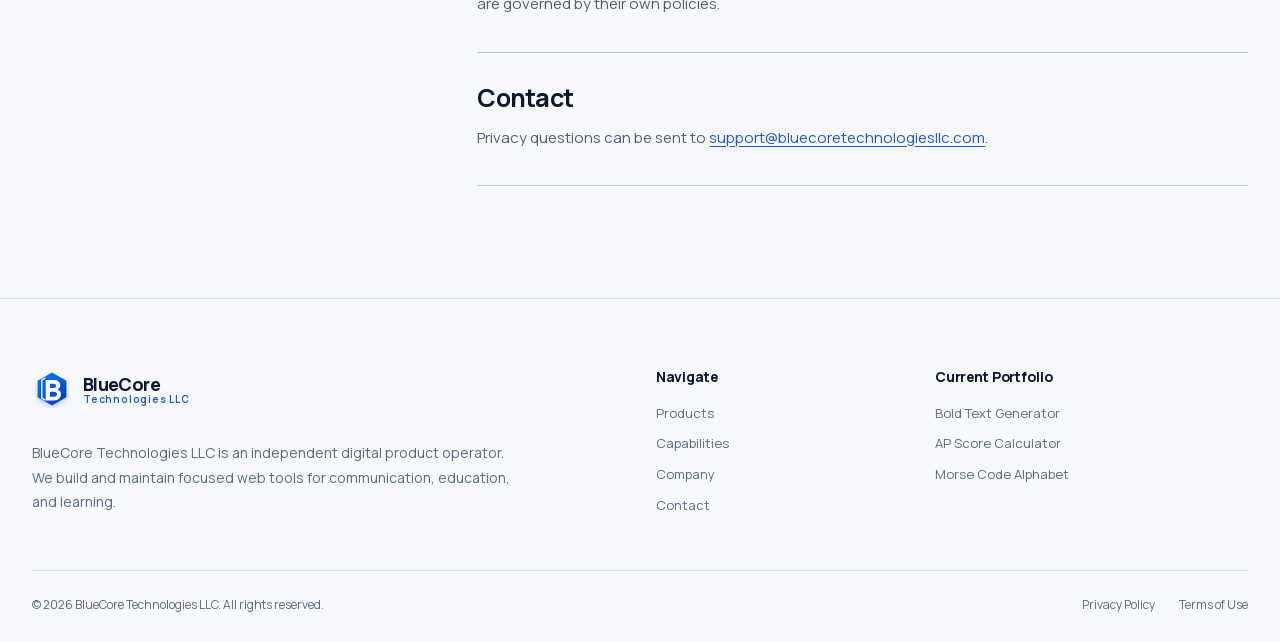
<file: privacy.html>
<!DOCTYPE html>
<html lang="en" class="no-js">
<head>
  <meta charset="utf-8">
  <meta name="viewport" content="width=device-width, initial-scale=1">
  <title>Privacy Policy | BlueCore Technologies LLC</title>
  <meta name="description" content="Read the privacy policy for the BlueCore Technologies LLC company website.">
  <meta name="robots" content="index, follow">
  <meta name="theme-color" content="#f6f8fc">
  <link rel="canonical" href="https://bluecoretechnologiesllc.com/privacy.html">
  <link rel="icon" href="assets/bluecore-logo.svg" type="image/svg+xml">
  <link rel="icon" href="favicon.ico" sizes="any">
  <link rel="apple-touch-icon" href="assets/apple-touch-icon.png">
  <link rel="preload" href="assets/fonts/manrope-v20-latin-variable-200-800.woff2" as="font" type="font/woff2" crossorigin>
  <meta property="og:type" content="website">
  <meta property="og:title" content="Privacy Policy | BlueCore Technologies LLC">
  <meta property="og:description" content="How BlueCore Technologies LLC handles information on its company website.">
  <meta property="og:url" content="https://bluecoretechnologiesllc.com/privacy.html">
  <meta property="og:image" content="https://bluecoretechnologiesllc.com/assets/static-redesign/bluecore-social-card-static-v1.jpg">
  <meta name="twitter:card" content="summary_large_image">
  <link rel="stylesheet" href="css/styles.css?v=20260711-static-1">
  <script defer src="js/site.js?v=20260711-static-1"></script>
</head>
<body class="inner-page legal-page">
  <a class="skip-link" href="#main-content">Skip to content</a>

  <header class="site-header">
    <nav class="nav-shell" aria-label="Primary navigation">
      <a class="brand" href="index.html" aria-label="BlueCore Technologies LLC home"><img src="assets/bluecore-logo.svg" alt="" width="40" height="40"><span class="brand-copy"><strong>BlueCore</strong><small>Technologies LLC</small></span></a>
      <div class="nav-links" id="primary-navigation" data-nav-panel><a href="products.html">Products</a><a href="services.html">Capabilities</a><a href="about.html">Company</a><a href="contact.html">Contact</a></div>
      <a class="button button-secondary nav-action" href="mailto:support@bluecoretechnologiesllc.com?subject=Privacy%20Question">Privacy Questions</a>
      <button class="nav-toggle" type="button" aria-controls="primary-navigation" aria-expanded="false" data-nav-toggle><span data-nav-label>Menu</span></button>
    </nav>
  </header>

  <main id="main-content">
    <section class="inner-hero">
      <div class="shell inner-hero-grid">
        <div><h1>Privacy Policy</h1><p class="inner-hero-lead">Last updated: July 11, 2026</p></div>
        <aside class="inner-aside"><strong>Scope</strong>This policy applies to bluecoretechnologiesllc.com. BlueCore-operated products may publish separate privacy policies.</aside>
      </div>
    </section>

    <section class="content-section">
      <div class="shell legal-layout">
        <nav class="legal-index" aria-label="Privacy policy sections">
          <a href="#information">Information We Receive</a>
          <a href="#use">How We Use Information</a>
          <a href="#cookies">Cookies and Analytics</a>
          <a href="#providers">Service Providers</a>
          <a href="#retention">Data Retention</a>
          <a href="#choices">Your Choices</a>
          <a href="#external">External Websites</a>
          <a href="#contact">Contact</a>
        </nav>
        <div class="legal-copy">
          <section id="information"><h2>Information We Receive</h2><p>If you email us, we receive the information included in your message, such as your email address, name, and inquiry details. Hosting, security, and analytics providers may process technical information such as IP address, browser and device details, referral source, and pages viewed.</p></section>
          <section id="use"><h2>How We Use Information</h2><p>We use information to operate and protect the website, answer inquiries, understand general website usage, improve the experience, and meet legal obligations.</p></section>
          <section id="cookies"><h2>Cookies and Analytics</h2><p>This website may use cookies or similar technologies for analytics, security, and site functionality. You can control cookies through your browser settings.</p></section>
          <section id="providers"><h2>Service Providers and Legal Disclosure</h2><p>We may share information with providers that help us host, secure, analyze, or operate the website. We may also disclose information when required by law or when necessary to protect rights, safety, or security.</p></section>
          <section id="retention"><h2>Data Retention</h2><p>We keep information only as long as reasonably needed for the purposes described in this policy or to meet legal requirements.</p></section>
          <section id="choices"><h2>Your Choices</h2><p>Depending on where you live, you may have rights concerning your personal information. You may contact us to request access, correction, or deletion, subject to applicable legal and operational limits.</p></section>
          <section id="external"><h2>External Websites</h2><p>Our website links to BlueCore-operated products and may link to third-party websites. Their privacy practices are governed by their own policies.</p></section>
          <section id="contact"><h2>Contact</h2><p>Privacy questions can be sent to <a href="mailto:support@bluecoretechnologiesllc.com?subject=Privacy%20Question">support@bluecoretechnologiesllc.com</a>.</p></section>
        </div>
      </div>
    </section>
  </main>

  <footer class="site-footer">
    <div class="shell">
      <div class="footer-grid">
        <div class="footer-brand"><a class="brand" href="index.html"><img src="assets/bluecore-logo.svg" alt="" width="40" height="40"><span class="brand-copy"><strong>BlueCore</strong><small>Technologies LLC</small></span></a><p>BlueCore Technologies LLC is an independent digital product operator. We build and maintain focused web tools for communication, education, and learning.</p></div>
        <div class="footer-column"><h2>Navigate</h2><nav aria-label="Footer navigation"><a href="products.html">Products</a><a href="services.html">Capabilities</a><a href="about.html">Company</a><a href="contact.html">Contact</a></nav></div>
        <div class="footer-column"><h2>Current Portfolio</h2><div class="footer-list"><a href="products.html#bold-text-generator">Bold Text Generator</a><a href="products.html#ap-score-calculator">AP Score Calculator</a><a href="products.html#morse-code-alphabet">Morse Code Alphabet</a></div></div>
      </div>
      <div class="footer-bottom"><span>© 2026 BlueCore Technologies LLC. All rights reserved.</span><span class="footer-legal"><a href="privacy.html">Privacy Policy</a><a href="terms.html">Terms of Use</a></span></div>
    </div>
  </footer>
</body>
</html>
</file>
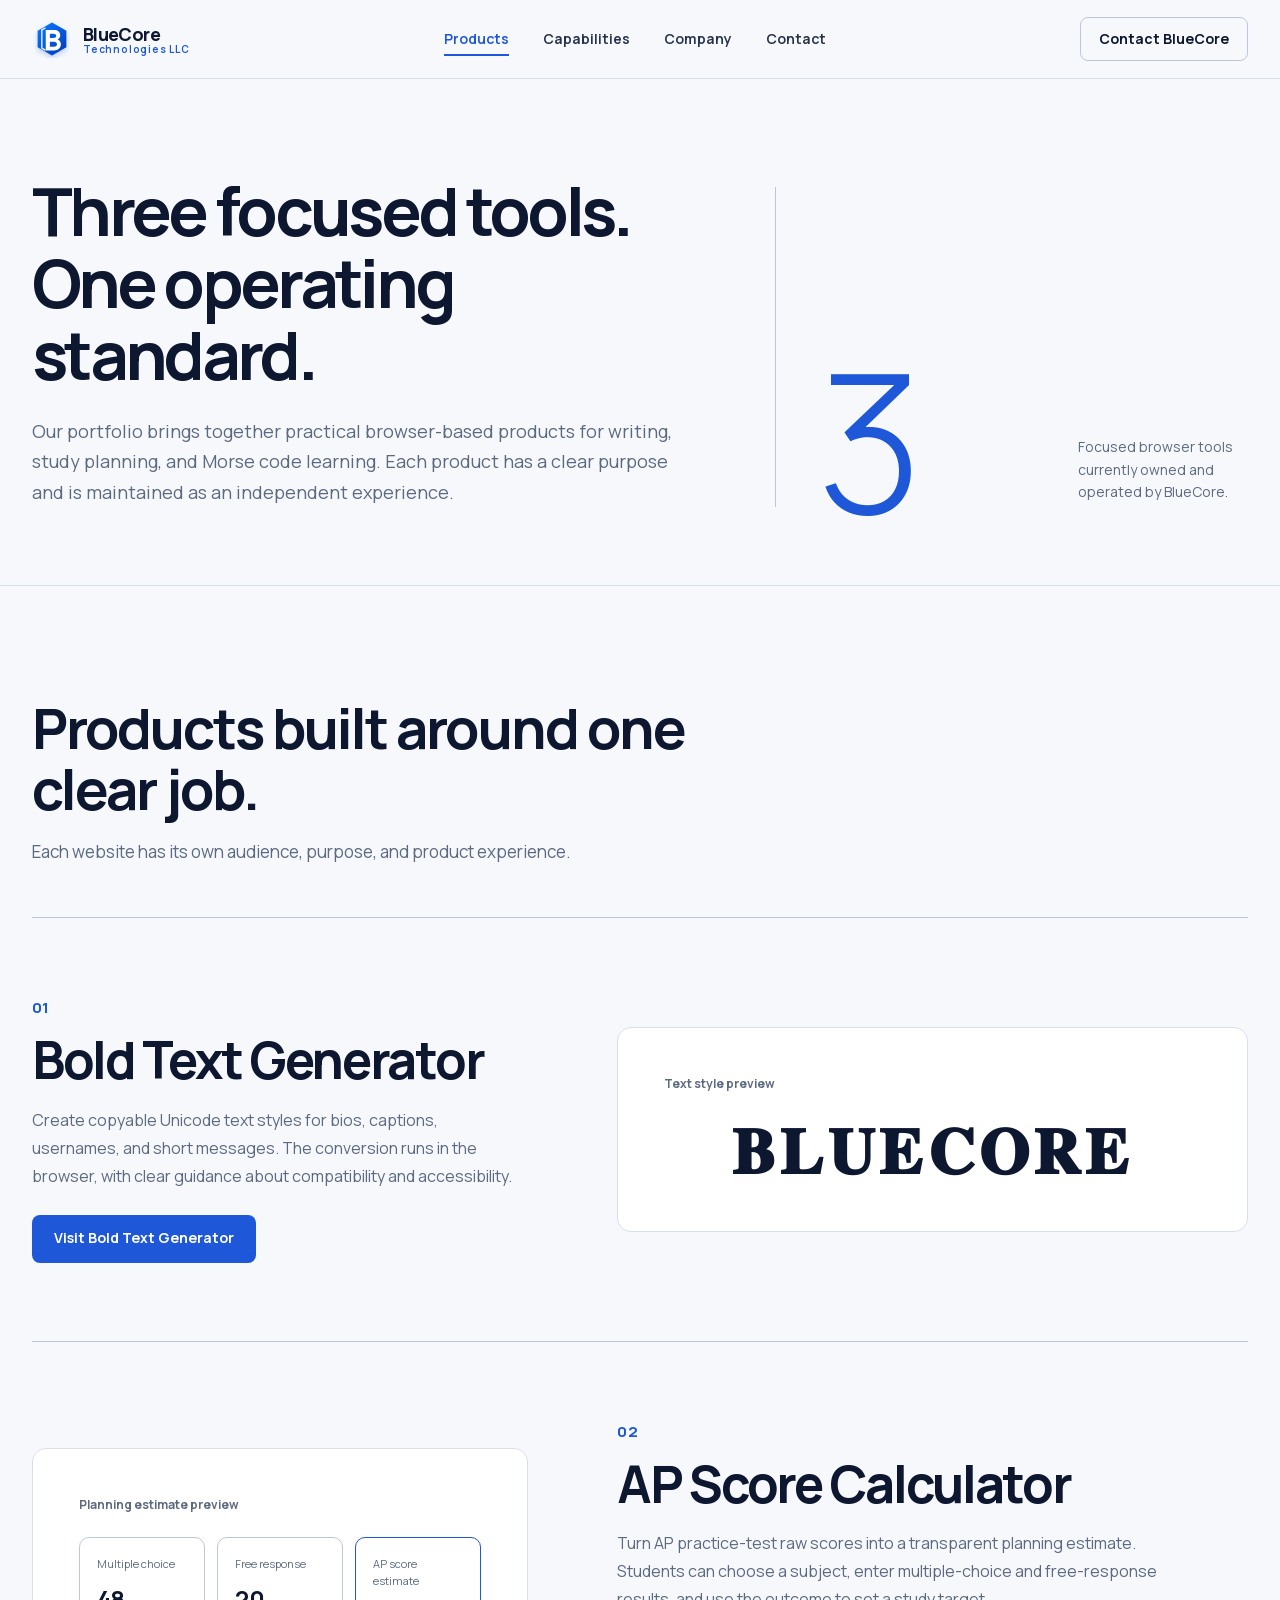
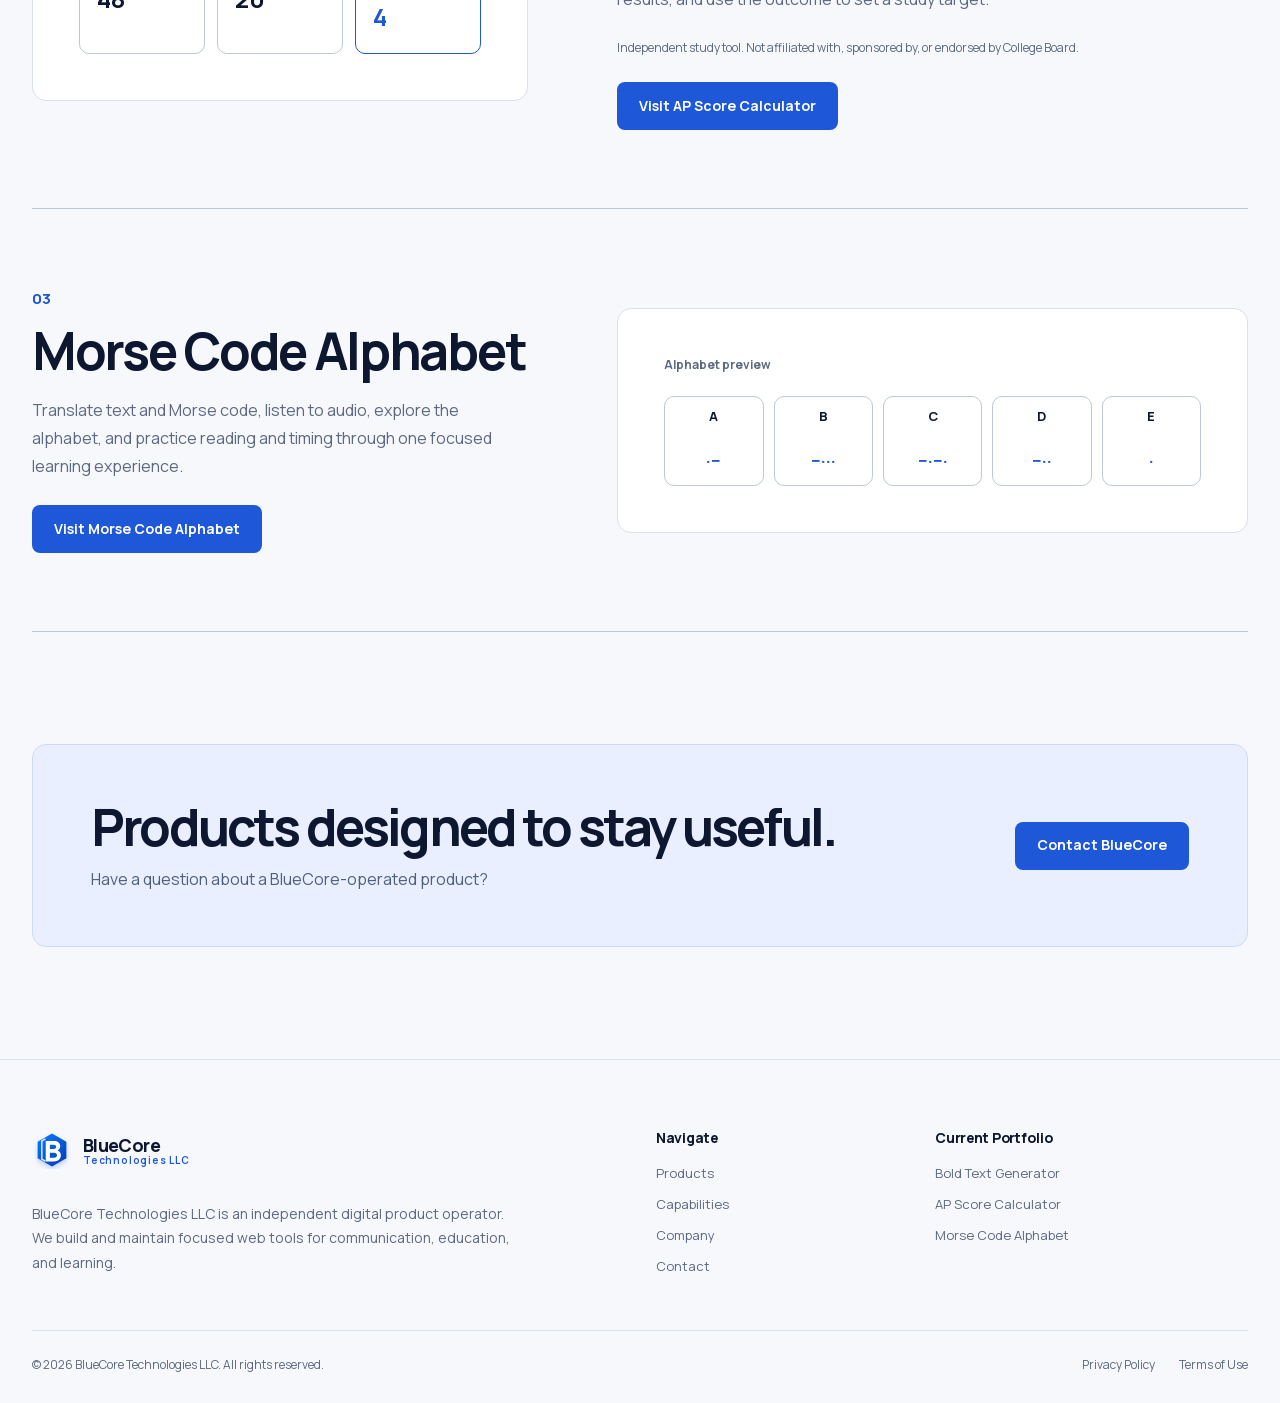
<file: products.html>
<!DOCTYPE html>
<html lang="en" class="no-js">
<head>
  <meta charset="utf-8">
  <meta name="viewport" content="width=device-width, initial-scale=1">
  <title>Products | BlueCore Technologies LLC</title>
  <meta name="description" content="Explore the focused digital products owned and operated by BlueCore Technologies LLC.">
  <meta name="robots" content="index, follow">
  <meta name="theme-color" content="#f6f8fc">
  <link rel="canonical" href="https://bluecoretechnologiesllc.com/products.html">
  <link rel="icon" href="assets/bluecore-logo.svg" type="image/svg+xml">
  <link rel="icon" href="favicon.ico" sizes="any">
  <link rel="apple-touch-icon" href="assets/apple-touch-icon.png">
  <link rel="preload" href="assets/fonts/manrope-v20-latin-variable-200-800.woff2" as="font" type="font/woff2" crossorigin>
  <meta property="og:type" content="website">
  <meta property="og:title" content="Products | BlueCore Technologies LLC">
  <meta property="og:description" content="Three focused browser-based products, owned and operated by BlueCore.">
  <meta property="og:url" content="https://bluecoretechnologiesllc.com/products.html">
  <meta property="og:image" content="https://bluecoretechnologiesllc.com/assets/static-redesign/bluecore-social-card-static-v1.jpg">
  <meta name="twitter:card" content="summary_large_image">
  <link rel="stylesheet" href="css/styles.css?v=20260711-static-1">
  <script defer src="js/site.js?v=20260711-static-1"></script>
  <script type="application/ld+json">
  {
    "@context": "https://schema.org",
    "@type": "ItemList",
    "name": "BlueCore Technologies LLC Product Portfolio",
    "itemListElement": [
      { "@type": "ListItem", "position": 1, "name": "Bold Text Generator", "url": "https://boldtextgenerator.me/" },
      { "@type": "ListItem", "position": 2, "name": "AP Score Calculator", "url": "https://apscorecalculator.app/" },
      { "@type": "ListItem", "position": 3, "name": "Morse Code Alphabet", "url": "https://morsecodealphabet.net/" }
    ]
  }
  </script>
</head>
<body class="inner-page products-page">
  <a class="skip-link" href="#main-content">Skip to content</a>

  <header class="site-header">
    <nav class="nav-shell" aria-label="Primary navigation">
      <a class="brand" href="index.html" aria-label="BlueCore Technologies LLC home"><img src="assets/bluecore-logo.svg" alt="" width="40" height="40"><span class="brand-copy"><strong>BlueCore</strong><small>Technologies LLC</small></span></a>
      <div class="nav-links" id="primary-navigation" data-nav-panel><a href="products.html" aria-current="page">Products</a><a href="services.html">Capabilities</a><a href="about.html">Company</a><a href="contact.html">Contact</a></div>
      <a class="button button-secondary nav-action" href="contact.html">Contact BlueCore</a>
      <button class="nav-toggle" type="button" aria-controls="primary-navigation" aria-expanded="false" data-nav-toggle><span data-nav-label>Menu</span></button>
    </nav>
  </header>

  <main id="main-content">
    <section class="inner-hero">
      <div class="shell inner-hero-grid">
        <div>
          <h1>Three focused tools. One operating standard.</h1>
          <p class="inner-hero-lead">Our portfolio brings together practical browser-based products for writing, study planning, and Morse code learning. Each product has a clear purpose and is maintained as an independent experience.</p>
        </div>
        <div class="large-index" aria-label="Three current products"><strong>3</strong><span>Focused browser tools currently owned and operated by BlueCore.</span></div>
      </div>
    </section>

    <section class="content-section" aria-labelledby="product-list-heading">
      <div class="shell">
        <div class="section-intro">
          <h2 id="product-list-heading">Products built around one clear job.</h2>
          <p>Each website has its own audience, purpose, and product experience.</p>
        </div>

        <div class="product-detail-list">
          <article class="product-detail-row" id="bold-text-generator">
            <div class="product-copy">
              <span class="product-number">01</span>
              <h2>Bold Text Generator</h2>
              <p>Create copyable Unicode text styles for bios, captions, usernames, and short messages. The conversion runs in the browser, with clear guidance about compatibility and accessibility.</p>
              <a class="button button-primary" href="https://boldtextgenerator.me/" target="_blank" rel="noopener">Visit Bold Text Generator</a>
            </div>
            <div class="product-showcase" aria-label="Bold Text Generator preview">
              <span class="showcase-label">Text style preview</span>
              <div class="showcase-bold">𝐁𝐋𝐔𝐄𝐂𝐎𝐑𝐄</div>
            </div>
          </article>

          <article class="product-detail-row is-reverse" id="ap-score-calculator">
            <div class="product-copy">
              <span class="product-number">02</span>
              <h2>AP Score Calculator</h2>
              <p>Turn AP practice-test raw scores into a transparent planning estimate. Students can choose a subject, enter multiple-choice and free-response results, and use the outcome to set a study target.</p>
              <p class="fine-print">Independent study tool. Not affiliated with, sponsored by, or endorsed by College Board.</p>
              <a class="button button-primary" href="https://apscorecalculator.app/" target="_blank" rel="noopener">Visit AP Score Calculator</a>
            </div>
            <div class="product-showcase" aria-label="AP Score Calculator preview">
              <span class="showcase-label">Planning estimate preview</span>
              <div class="showcase-score">
                <div><small>Multiple choice</small><strong>48</strong></div>
                <div><small>Free response</small><strong>20</strong></div>
                <div class="result"><small>AP score estimate</small><strong>4</strong></div>
              </div>
            </div>
          </article>

          <article class="product-detail-row" id="morse-code-alphabet">
            <div class="product-copy">
              <span class="product-number">03</span>
              <h2>Morse Code Alphabet</h2>
              <p>Translate text and Morse code, listen to audio, explore the alphabet, and practice reading and timing through one focused learning experience.</p>
              <a class="button button-primary" href="https://morsecodealphabet.net/" target="_blank" rel="noopener">Visit Morse Code Alphabet</a>
            </div>
            <div class="product-showcase" aria-label="Morse Code Alphabet preview">
              <span class="showcase-label">Alphabet preview</span>
              <div class="showcase-morse">
                <span><small>A</small>·−</span>
                <span><small>B</small>−···</span>
                <span><small>C</small>−·−·</span>
                <span><small>D</small>−··</span>
                <span><small>E</small>·</span>
              </div>
            </div>
          </article>
        </div>
      </div>
    </section>

    <section class="cta-section">
      <div class="shell cta-band">
        <div><h2>Products designed to stay useful.</h2><p>Have a question about a BlueCore-operated product?</p></div>
        <a class="button button-primary" href="contact.html">Contact BlueCore</a>
      </div>
    </section>
  </main>

  <footer class="site-footer">
    <div class="shell">
      <div class="footer-grid">
        <div class="footer-brand"><a class="brand" href="index.html"><img src="assets/bluecore-logo.svg" alt="" width="40" height="40"><span class="brand-copy"><strong>BlueCore</strong><small>Technologies LLC</small></span></a><p>BlueCore Technologies LLC is an independent digital product operator. We build and maintain focused web tools for communication, education, and learning.</p></div>
        <div class="footer-column"><h2>Navigate</h2><nav aria-label="Footer navigation"><a href="products.html">Products</a><a href="services.html">Capabilities</a><a href="about.html">Company</a><a href="contact.html">Contact</a></nav></div>
        <div class="footer-column"><h2>Current Portfolio</h2><div class="footer-list"><a href="#bold-text-generator">Bold Text Generator</a><a href="#ap-score-calculator">AP Score Calculator</a><a href="#morse-code-alphabet">Morse Code Alphabet</a></div></div>
      </div>
      <div class="footer-bottom"><span>© 2026 BlueCore Technologies LLC. All rights reserved.</span><span class="footer-legal"><a href="privacy.html">Privacy Policy</a><a href="terms.html">Terms of Use</a></span></div>
    </div>
  </footer>
</body>
</html>
</file>
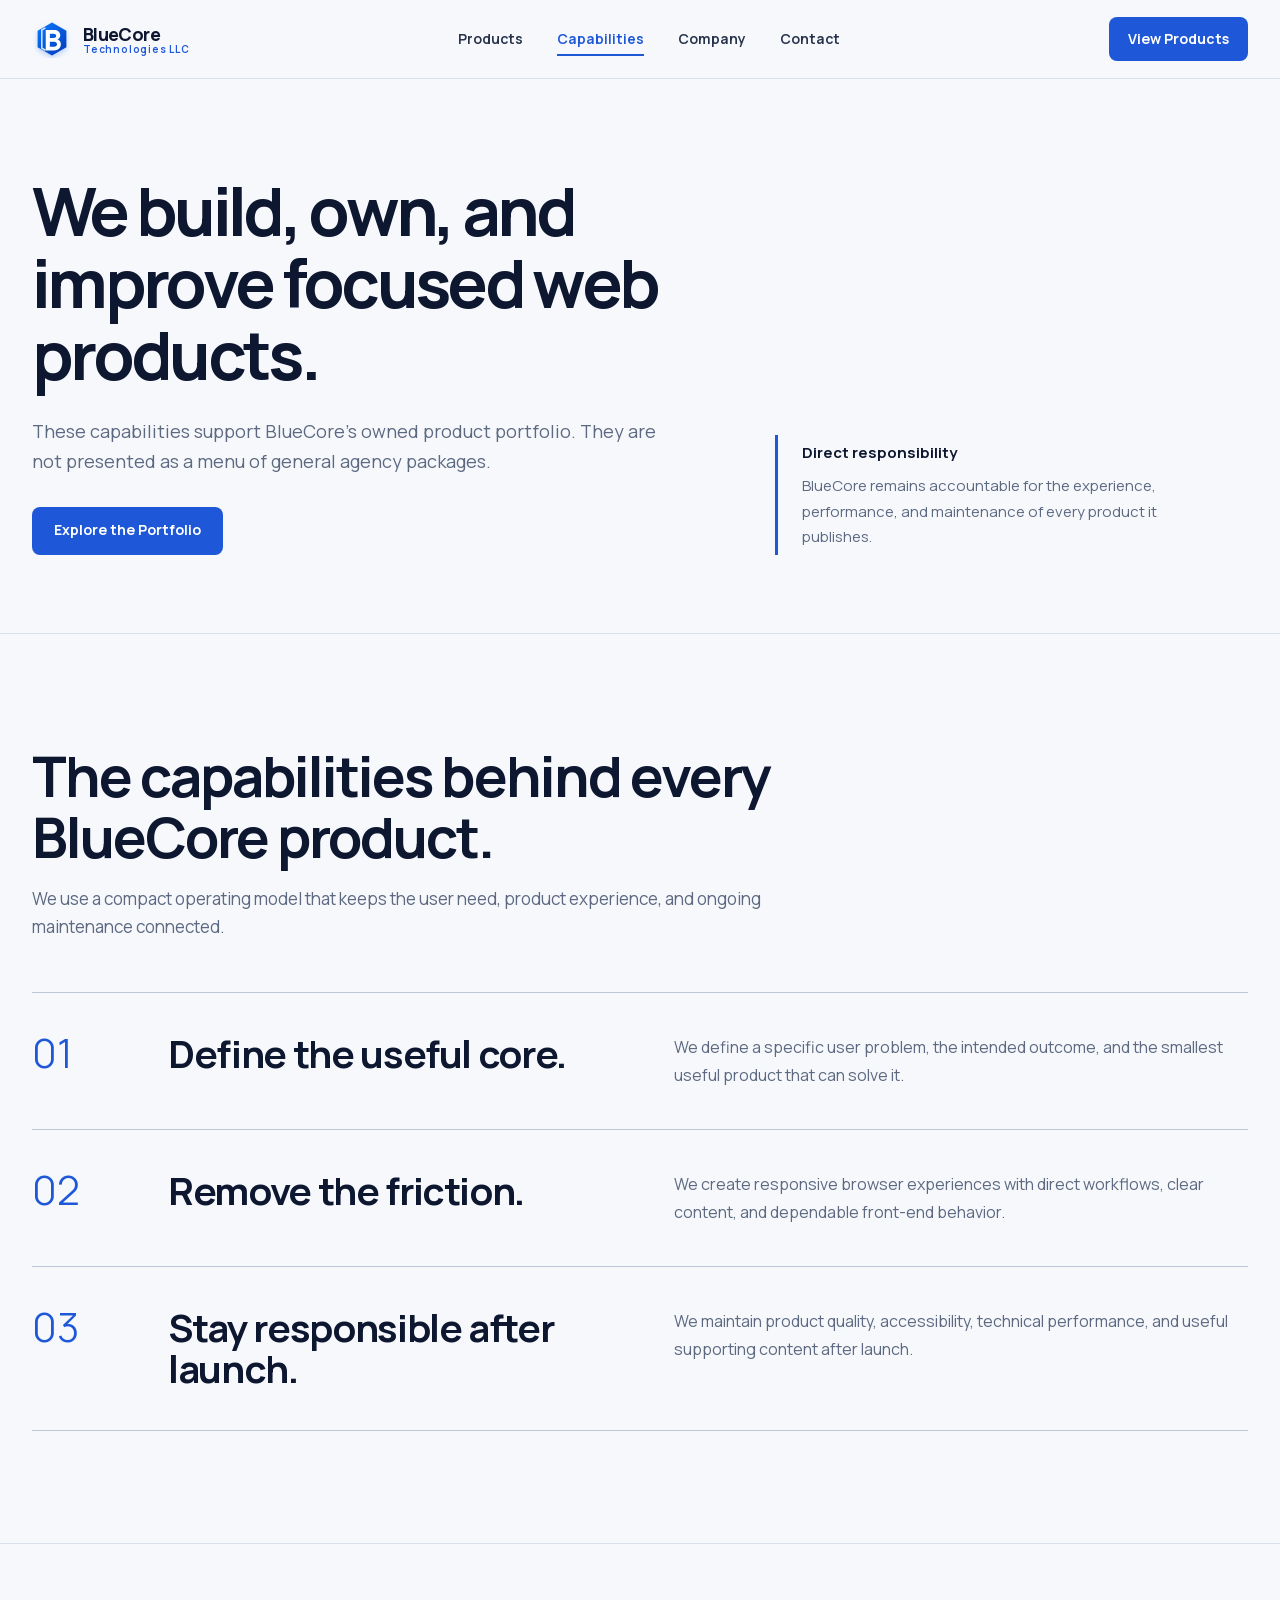
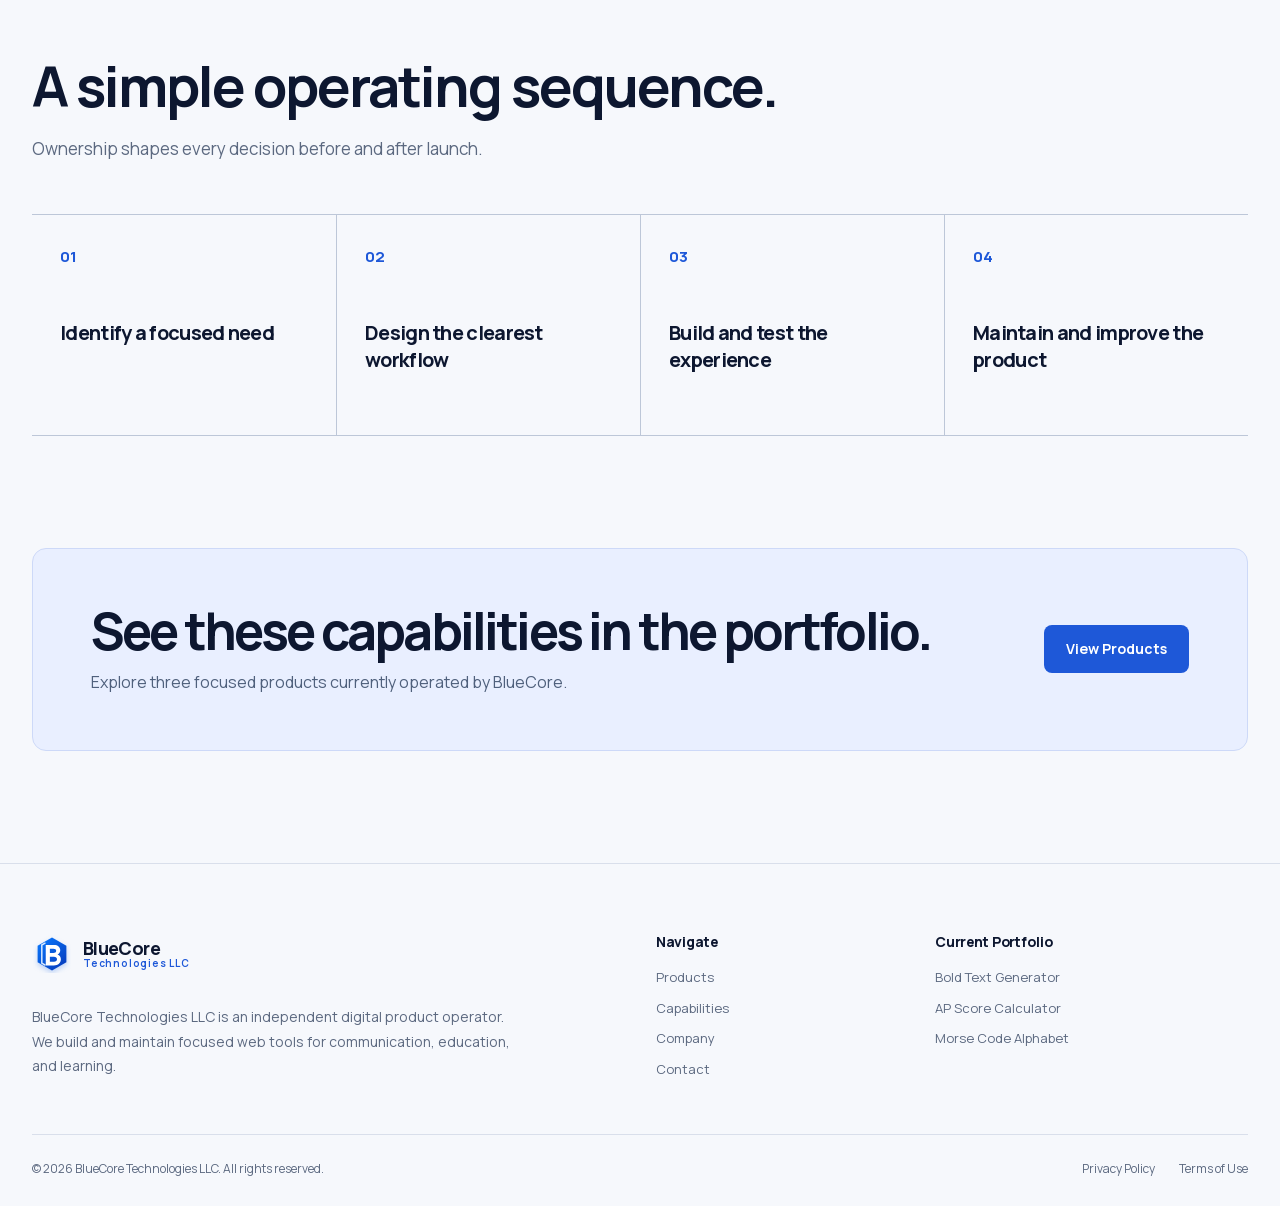
<file: services.html>
<!DOCTYPE html>
<html lang="en" class="no-js">
<head>
  <meta charset="utf-8">
  <meta name="viewport" content="width=device-width, initial-scale=1">
  <title>Capabilities | BlueCore Technologies LLC</title>
  <meta name="description" content="Learn how BlueCore Technologies LLC discovers, builds, and operates its own focused digital products.">
  <meta name="robots" content="index, follow">
  <meta name="theme-color" content="#f6f8fc">
  <link rel="canonical" href="https://bluecoretechnologiesllc.com/services.html">
  <link rel="icon" href="assets/bluecore-logo.svg" type="image/svg+xml">
  <link rel="icon" href="favicon.ico" sizes="any">
  <link rel="apple-touch-icon" href="assets/apple-touch-icon.png">
  <link rel="preload" href="assets/fonts/manrope-v20-latin-variable-200-800.woff2" as="font" type="font/woff2" crossorigin>
  <meta property="og:type" content="website">
  <meta property="og:title" content="Capabilities | BlueCore Technologies LLC">
  <meta property="og:description" content="The discovery, product experience, and operating capabilities behind BlueCore products.">
  <meta property="og:url" content="https://bluecoretechnologiesllc.com/services.html">
  <meta property="og:image" content="https://bluecoretechnologiesllc.com/assets/static-redesign/bluecore-social-card-static-v1.jpg">
  <meta name="twitter:card" content="summary_large_image">
  <link rel="stylesheet" href="css/styles.css?v=20260711-static-1">
  <script defer src="js/site.js?v=20260711-static-1"></script>
</head>
<body class="inner-page capabilities-page">
  <a class="skip-link" href="#main-content">Skip to content</a>

  <header class="site-header">
    <nav class="nav-shell" aria-label="Primary navigation">
      <a class="brand" href="index.html" aria-label="BlueCore Technologies LLC home"><img src="assets/bluecore-logo.svg" alt="" width="40" height="40"><span class="brand-copy"><strong>BlueCore</strong><small>Technologies LLC</small></span></a>
      <div class="nav-links" id="primary-navigation" data-nav-panel><a href="products.html">Products</a><a href="services.html" aria-current="page">Capabilities</a><a href="about.html">Company</a><a href="contact.html">Contact</a></div>
      <a class="button button-primary nav-action" href="products.html">View Products</a>
      <button class="nav-toggle" type="button" aria-controls="primary-navigation" aria-expanded="false" data-nav-toggle><span data-nav-label>Menu</span></button>
    </nav>
  </header>

  <main id="main-content">
    <section class="inner-hero">
      <div class="shell inner-hero-grid">
        <div>
          <h1>We build, own, and improve focused web products.</h1>
          <p class="inner-hero-lead">These capabilities support BlueCore's owned product portfolio. They are not presented as a menu of general agency packages.</p>
          <a class="button button-primary" href="products.html">Explore the Portfolio</a>
        </div>
        <aside class="inner-aside"><strong>Direct responsibility</strong>BlueCore remains accountable for the experience, performance, and maintenance of every product it publishes.</aside>
      </div>
    </section>

    <section class="content-section" aria-labelledby="capabilities-heading">
      <div class="shell">
        <div class="section-intro">
          <h2 id="capabilities-heading">The capabilities behind every BlueCore product.</h2>
          <p>We use a compact operating model that keeps the user need, product experience, and ongoing maintenance connected.</p>
        </div>
        <div class="capability-rows">
          <article class="capability-row">
            <span>01</span>
            <h2>Define the useful core.</h2>
            <p>We define a specific user problem, the intended outcome, and the smallest useful product that can solve it.</p>
          </article>
          <article class="capability-row">
            <span>02</span>
            <h2>Remove the friction.</h2>
            <p>We create responsive browser experiences with direct workflows, clear content, and dependable front-end behavior.</p>
          </article>
          <article class="capability-row">
            <span>03</span>
            <h2>Stay responsible after launch.</h2>
            <p>We maintain product quality, accessibility, technical performance, and useful supporting content after launch.</p>
          </article>
        </div>
      </div>
    </section>

    <section class="content-section" aria-labelledby="sequence-heading">
      <div class="shell">
        <div class="section-intro">
          <h2 id="sequence-heading">A simple operating sequence.</h2>
          <p>Ownership shapes every decision before and after launch.</p>
        </div>
        <div class="process-stages">
          <article class="process-stage"><span>01</span><h3>Identify a focused need</h3></article>
          <article class="process-stage"><span>02</span><h3>Design the clearest workflow</h3></article>
          <article class="process-stage"><span>03</span><h3>Build and test the experience</h3></article>
          <article class="process-stage"><span>04</span><h3>Maintain and improve the product</h3></article>
        </div>
      </div>
    </section>

    <section class="cta-section">
      <div class="shell cta-band">
        <div><h2>See these capabilities in the portfolio.</h2><p>Explore three focused products currently operated by BlueCore.</p></div>
        <a class="button button-primary" href="products.html">View Products</a>
      </div>
    </section>
  </main>

  <footer class="site-footer">
    <div class="shell">
      <div class="footer-grid">
        <div class="footer-brand"><a class="brand" href="index.html"><img src="assets/bluecore-logo.svg" alt="" width="40" height="40"><span class="brand-copy"><strong>BlueCore</strong><small>Technologies LLC</small></span></a><p>BlueCore Technologies LLC is an independent digital product operator. We build and maintain focused web tools for communication, education, and learning.</p></div>
        <div class="footer-column"><h2>Navigate</h2><nav aria-label="Footer navigation"><a href="products.html">Products</a><a href="services.html">Capabilities</a><a href="about.html">Company</a><a href="contact.html">Contact</a></nav></div>
        <div class="footer-column"><h2>Current Portfolio</h2><div class="footer-list"><a href="products.html#bold-text-generator">Bold Text Generator</a><a href="products.html#ap-score-calculator">AP Score Calculator</a><a href="products.html#morse-code-alphabet">Morse Code Alphabet</a></div></div>
      </div>
      <div class="footer-bottom"><span>© 2026 BlueCore Technologies LLC. All rights reserved.</span><span class="footer-legal"><a href="privacy.html">Privacy Policy</a><a href="terms.html">Terms of Use</a></span></div>
    </div>
  </footer>
</body>
</html>
</file>
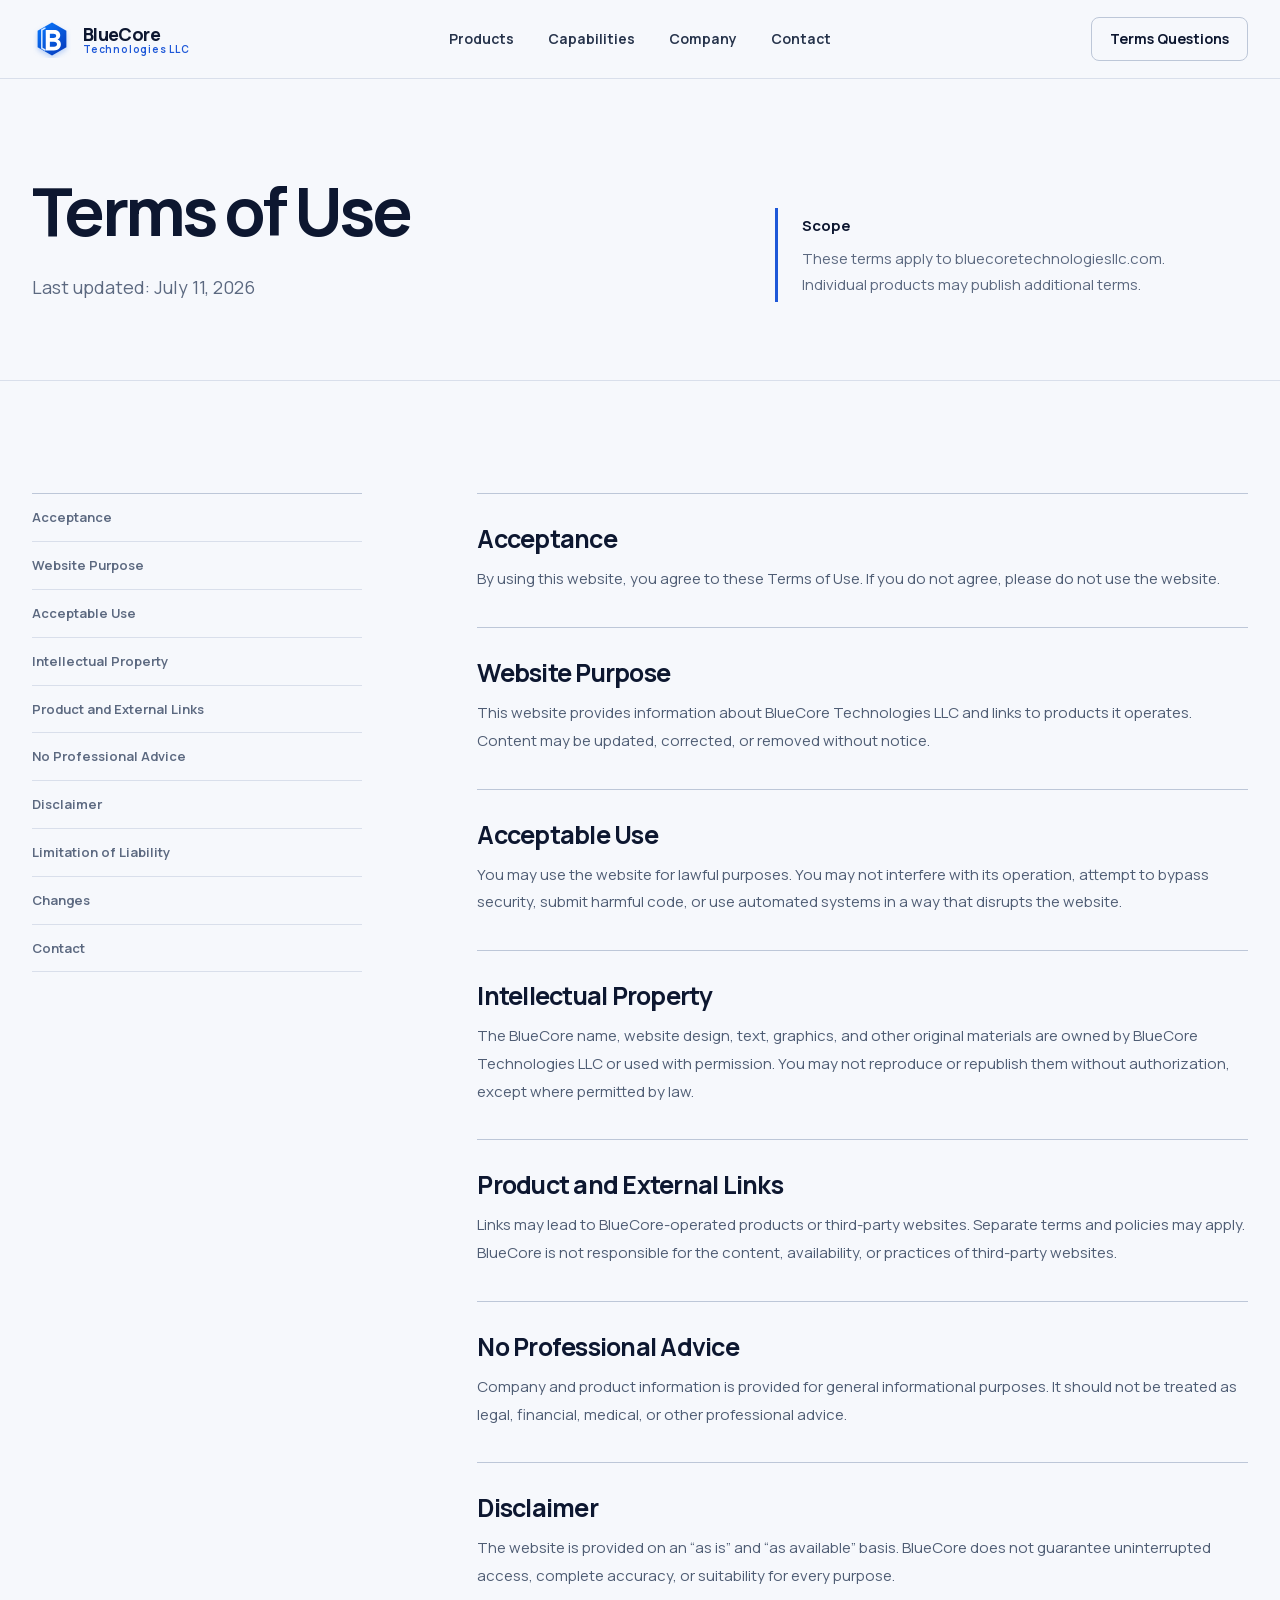
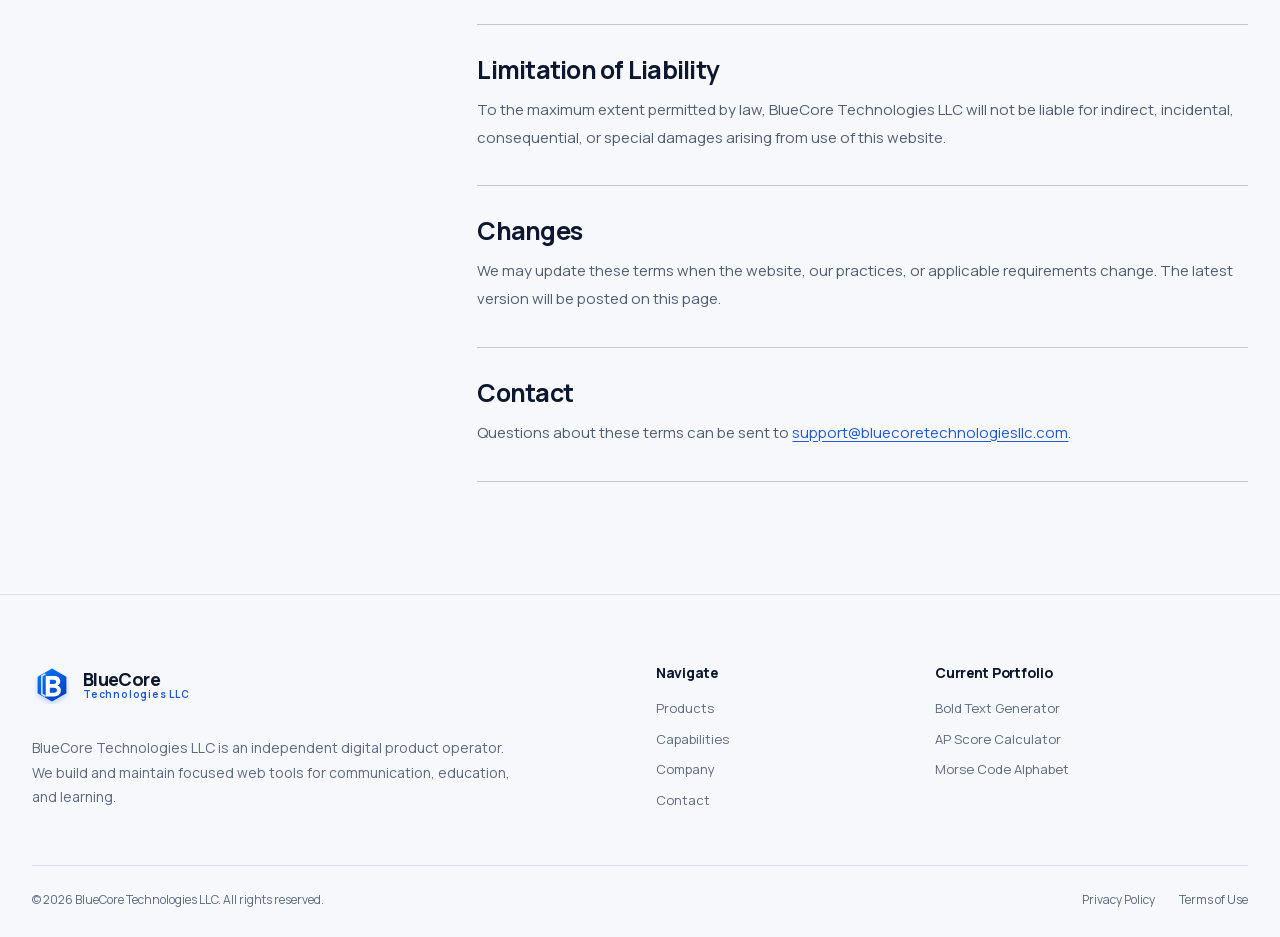
<file: terms.html>
<!DOCTYPE html>
<html lang="en" class="no-js">
<head>
  <meta charset="utf-8">
  <meta name="viewport" content="width=device-width, initial-scale=1">
  <title>Terms of Use | BlueCore Technologies LLC</title>
  <meta name="description" content="Read the terms of use for the BlueCore Technologies LLC company website.">
  <meta name="robots" content="index, follow">
  <meta name="theme-color" content="#f6f8fc">
  <link rel="canonical" href="https://bluecoretechnologiesllc.com/terms.html">
  <link rel="icon" href="assets/bluecore-logo.svg" type="image/svg+xml">
  <link rel="icon" href="favicon.ico" sizes="any">
  <link rel="apple-touch-icon" href="assets/apple-touch-icon.png">
  <link rel="preload" href="assets/fonts/manrope-v20-latin-variable-200-800.woff2" as="font" type="font/woff2" crossorigin>
  <meta property="og:type" content="website">
  <meta property="og:title" content="Terms of Use | BlueCore Technologies LLC">
  <meta property="og:description" content="Terms that apply to the BlueCore Technologies LLC company website.">
  <meta property="og:url" content="https://bluecoretechnologiesllc.com/terms.html">
  <meta property="og:image" content="https://bluecoretechnologiesllc.com/assets/static-redesign/bluecore-social-card-static-v1.jpg">
  <meta name="twitter:card" content="summary_large_image">
  <link rel="stylesheet" href="css/styles.css?v=20260711-static-1">
  <script defer src="js/site.js?v=20260711-static-1"></script>
</head>
<body class="inner-page legal-page">
  <a class="skip-link" href="#main-content">Skip to content</a>

  <header class="site-header">
    <nav class="nav-shell" aria-label="Primary navigation">
      <a class="brand" href="index.html" aria-label="BlueCore Technologies LLC home"><img src="assets/bluecore-logo.svg" alt="" width="40" height="40"><span class="brand-copy"><strong>BlueCore</strong><small>Technologies LLC</small></span></a>
      <div class="nav-links" id="primary-navigation" data-nav-panel><a href="products.html">Products</a><a href="services.html">Capabilities</a><a href="about.html">Company</a><a href="contact.html">Contact</a></div>
      <a class="button button-secondary nav-action" href="mailto:support@bluecoretechnologiesllc.com?subject=Terms%20Question">Terms Questions</a>
      <button class="nav-toggle" type="button" aria-controls="primary-navigation" aria-expanded="false" data-nav-toggle><span data-nav-label>Menu</span></button>
    </nav>
  </header>

  <main id="main-content">
    <section class="inner-hero">
      <div class="shell inner-hero-grid">
        <div><h1>Terms of Use</h1><p class="inner-hero-lead">Last updated: July 11, 2026</p></div>
        <aside class="inner-aside"><strong>Scope</strong>These terms apply to bluecoretechnologiesllc.com. Individual products may publish additional terms.</aside>
      </div>
    </section>

    <section class="content-section">
      <div class="shell legal-layout">
        <nav class="legal-index" aria-label="Terms of use sections">
          <a href="#acceptance">Acceptance</a>
          <a href="#purpose">Website Purpose</a>
          <a href="#acceptable-use">Acceptable Use</a>
          <a href="#property">Intellectual Property</a>
          <a href="#links">Product and External Links</a>
          <a href="#advice">No Professional Advice</a>
          <a href="#disclaimer">Disclaimer</a>
          <a href="#liability">Limitation of Liability</a>
          <a href="#changes">Changes</a>
          <a href="#contact">Contact</a>
        </nav>
        <div class="legal-copy">
          <section id="acceptance"><h2>Acceptance</h2><p>By using this website, you agree to these Terms of Use. If you do not agree, please do not use the website.</p></section>
          <section id="purpose"><h2>Website Purpose</h2><p>This website provides information about BlueCore Technologies LLC and links to products it operates. Content may be updated, corrected, or removed without notice.</p></section>
          <section id="acceptable-use"><h2>Acceptable Use</h2><p>You may use the website for lawful purposes. You may not interfere with its operation, attempt to bypass security, submit harmful code, or use automated systems in a way that disrupts the website.</p></section>
          <section id="property"><h2>Intellectual Property</h2><p>The BlueCore name, website design, text, graphics, and other original materials are owned by BlueCore Technologies LLC or used with permission. You may not reproduce or republish them without authorization, except where permitted by law.</p></section>
          <section id="links"><h2>Product and External Links</h2><p>Links may lead to BlueCore-operated products or third-party websites. Separate terms and policies may apply. BlueCore is not responsible for the content, availability, or practices of third-party websites.</p></section>
          <section id="advice"><h2>No Professional Advice</h2><p>Company and product information is provided for general informational purposes. It should not be treated as legal, financial, medical, or other professional advice.</p></section>
          <section id="disclaimer"><h2>Disclaimer</h2><p>The website is provided on an “as is” and “as available” basis. BlueCore does not guarantee uninterrupted access, complete accuracy, or suitability for every purpose.</p></section>
          <section id="liability"><h2>Limitation of Liability</h2><p>To the maximum extent permitted by law, BlueCore Technologies LLC will not be liable for indirect, incidental, consequential, or special damages arising from use of this website.</p></section>
          <section id="changes"><h2>Changes</h2><p>We may update these terms when the website, our practices, or applicable requirements change. The latest version will be posted on this page.</p></section>
          <section id="contact"><h2>Contact</h2><p>Questions about these terms can be sent to <a href="mailto:support@bluecoretechnologiesllc.com?subject=Terms%20Question">support@bluecoretechnologiesllc.com</a>.</p></section>
        </div>
      </div>
    </section>
  </main>

  <footer class="site-footer">
    <div class="shell">
      <div class="footer-grid">
        <div class="footer-brand"><a class="brand" href="index.html"><img src="assets/bluecore-logo.svg" alt="" width="40" height="40"><span class="brand-copy"><strong>BlueCore</strong><small>Technologies LLC</small></span></a><p>BlueCore Technologies LLC is an independent digital product operator. We build and maintain focused web tools for communication, education, and learning.</p></div>
        <div class="footer-column"><h2>Navigate</h2><nav aria-label="Footer navigation"><a href="products.html">Products</a><a href="services.html">Capabilities</a><a href="about.html">Company</a><a href="contact.html">Contact</a></nav></div>
        <div class="footer-column"><h2>Current Portfolio</h2><div class="footer-list"><a href="products.html#bold-text-generator">Bold Text Generator</a><a href="products.html#ap-score-calculator">AP Score Calculator</a><a href="products.html#morse-code-alphabet">Morse Code Alphabet</a></div></div>
      </div>
      <div class="footer-bottom"><span>© 2026 BlueCore Technologies LLC. All rights reserved.</span><span class="footer-legal"><a href="privacy.html">Privacy Policy</a><a href="terms.html">Terms of Use</a></span></div>
    </div>
  </footer>
</body>
</html>
</file>
<file: css/styles.css>
@font-face {
  font-family: "Manrope";
  src: url("../assets/fonts/manrope-v20-latin-variable-200-800.woff2") format("woff2");
  font-style: normal;
  font-weight: 200 800;
  font-display: swap;
}

:root {
  --page: #f6f8fc;
  --surface: #ffffff;
  --ink: #0d1730;
  --muted: #5c6980;
  --line: #d9dfeb;
  --line-strong: #bdc7d8;
  --accent: #1e58d8;
  --accent-hover: #1648b5;
  --accent-soft: #e9efff;
  --focus: #0b57d0;
  --radius-small: 8px;
  --radius-medium: 14px;
  --shell: 1240px;
  --gutter: 32px;
  --shadow-media: 0 26px 70px rgba(31, 62, 121, 0.11);
}

*,
*::before,
*::after {
  box-sizing: border-box;
}

html {
  color-scheme: light;
  background: var(--page);
}

body {
  margin: 0;
  min-width: 320px;
  color: var(--ink);
  background: var(--page);
  font-family: "Manrope", ui-sans-serif, system-ui, -apple-system, BlinkMacSystemFont, "Segoe UI", sans-serif;
  font-size: 16px;
  line-height: 1.6;
  text-rendering: optimizeLegibility;
  -webkit-font-smoothing: antialiased;
}

body.nav-open {
  overflow: hidden;
}

main {
  display: block;
}

img,
picture {
  display: block;
  max-width: 100%;
}

img {
  height: auto;
}

a {
  color: inherit;
  text-decoration: none;
}

button,
input,
select,
textarea {
  color: inherit;
  font: inherit;
}

button {
  border: 0;
}

h1,
h2,
h3,
p {
  margin-top: 0;
}

h1,
h2,
h3 {
  letter-spacing: -0.035em;
  line-height: 1.08;
}

p:last-child {
  margin-bottom: 0;
}

::selection {
  color: #ffffff;
  background: var(--accent);
}

:focus-visible {
  outline: 3px solid var(--focus);
  outline-offset: 4px;
}

.shell {
  width: min(calc(100% - (var(--gutter) * 2)), var(--shell));
  margin-inline: auto;
}

.skip-link {
  position: fixed;
  top: 12px;
  left: 12px;
  z-index: 1000;
  padding: 10px 14px;
  border-radius: var(--radius-small);
  color: #ffffff;
  background: var(--ink);
  transform: translateY(-160%);
}

.skip-link:focus {
  transform: translateY(0);
}

.site-header {
  position: relative;
  z-index: 50;
  border-bottom: 1px solid var(--line);
  background: var(--page);
}

.nav-shell {
  position: relative;
  display: grid;
  grid-template-columns: auto 1fr auto;
  align-items: center;
  width: min(calc(100% - (var(--gutter) * 2)), var(--shell));
  min-height: 78px;
  margin-inline: auto;
  gap: 36px;
}

.brand {
  display: inline-flex;
  align-items: center;
  width: max-content;
  gap: 11px;
}

.brand img {
  flex: 0 0 auto;
  width: 40px;
  height: 40px;
}

.brand-copy {
  display: grid;
  gap: 1px;
  line-height: 1;
}

.brand-copy strong {
  font-size: 18px;
  font-weight: 750;
  letter-spacing: -0.035em;
}

.brand-copy small {
  color: var(--accent);
  font-size: 10px;
  font-weight: 650;
  letter-spacing: 0.08em;
}

.nav-links {
  display: flex;
  align-items: center;
  justify-content: center;
  gap: 34px;
}

.nav-links a {
  position: relative;
  padding: 10px 0;
  color: #26334b;
  font-size: 14px;
  font-weight: 650;
}

.nav-links a::after {
  position: absolute;
  right: 0;
  bottom: 4px;
  left: 0;
  height: 2px;
  background: var(--accent);
  content: "";
  transform: scaleX(0);
  transform-origin: center;
  transition: transform 160ms ease;
}

.nav-links a:hover,
.nav-links a[aria-current="page"] {
  color: var(--accent);
}

.nav-links a:hover::after,
.nav-links a[aria-current="page"]::after {
  transform: scaleX(1);
}

.button {
  display: inline-flex;
  align-items: center;
  justify-content: center;
  width: max-content;
  min-height: 48px;
  padding: 0 21px;
  border: 1px solid transparent;
  border-radius: var(--radius-small);
  font-size: 14px;
  font-weight: 700;
  line-height: 1.2;
  white-space: nowrap;
  transition: color 160ms ease, background-color 160ms ease, border-color 160ms ease, transform 160ms ease;
}

.button:hover {
  transform: translateY(-1px);
}

.button-primary {
  color: #ffffff;
  background: var(--accent);
}

.button-primary:hover {
  background: var(--accent-hover);
}

.button-secondary,
.button-quiet {
  border-color: var(--line-strong);
  color: var(--ink);
  background: transparent;
}

.button-secondary:hover,
.button-quiet:hover {
  border-color: var(--accent);
  color: var(--accent);
  background: var(--surface);
}

.nav-action {
  min-height: 44px;
  padding-inline: 18px;
}

.nav-toggle {
  display: none;
  justify-self: end;
  width: 84px;
  min-height: 44px;
  padding: 0 15px;
  border: 1px solid var(--line-strong);
  border-radius: var(--radius-small);
  color: var(--ink);
  background: transparent;
  font-size: 13px;
  font-weight: 750;
}

.home-hero {
  padding: 64px 0 0;
}

.home-hero-grid {
  display: grid;
  grid-template-columns: repeat(2, minmax(0, 1fr));
  align-items: center;
  gap: clamp(42px, 5vw, 76px);
}

.hero-copy {
  padding-block: 24px;
}

.hero-copy h1 {
  max-width: 690px;
  margin-bottom: 28px;
  font-size: clamp(48px, 3.9vw, 58px);
  font-weight: 750;
  letter-spacing: -0.06em;
  line-height: 0.99;
}

.hero-copy p {
  max-width: 570px;
  margin-bottom: 34px;
  color: var(--muted);
  font-size: 18px;
  line-height: 1.7;
}

.hero-media,
.editorial-media {
  overflow: hidden;
  border: 1px solid var(--line);
  border-radius: var(--radius-medium);
  background: var(--surface);
  box-shadow: var(--shadow-media);
}

.hero-media {
  aspect-ratio: 3 / 2;
}

.hero-media picture,
.hero-media img,
.editorial-media picture,
.editorial-media img {
  width: 100%;
  height: 100%;
}

.hero-media img,
.editorial-media img {
  object-fit: cover;
}

.product-rail {
  display: grid;
  grid-template-columns: repeat(3, minmax(0, 1fr));
  margin-top: 64px;
  border-top: 1px solid var(--line);
  border-bottom: 1px solid var(--line);
}

.product-rail a {
  display: flex;
  align-items: center;
  justify-content: center;
  min-height: 88px;
  padding: 22px;
  color: var(--accent);
  font-size: 17px;
  font-weight: 750;
  letter-spacing: -0.025em;
  text-align: center;
  transition: color 160ms ease, background-color 160ms ease;
}

.product-rail a + a {
  border-left: 1px solid var(--line);
}

.product-rail a:hover {
  color: var(--accent-hover);
  background: var(--accent-soft);
}

.section,
.content-section {
  padding: 112px 0;
}

.section + .section,
.content-section + .content-section {
  border-top: 1px solid var(--line);
}

.section-heading {
  max-width: 760px;
  margin-bottom: 60px;
}

.section-heading h2,
.section-title,
.inner-hero h1,
.cta-band h2,
.about-statement h2 {
  font-size: clamp(40px, 4.6vw, 62px);
  font-weight: 720;
  letter-spacing: -0.055em;
}

.section-heading h2,
.section-title {
  margin-bottom: 22px;
}

.section-heading p,
.section-lead {
  max-width: 660px;
  color: var(--muted);
  font-size: 18px;
  line-height: 1.7;
}

.portfolio-grid {
  display: grid;
  grid-template-columns: minmax(0, 1.08fr) minmax(0, 0.92fr);
  border-top: 1px solid var(--line-strong);
  border-bottom: 1px solid var(--line-strong);
}

.portfolio-feature {
  padding: 42px 48px 46px 0;
  border-right: 1px solid var(--line-strong);
}

.portfolio-side {
  display: grid;
  grid-template-rows: repeat(2, minmax(0, 1fr));
}

.portfolio-item {
  padding: 38px 0 38px 48px;
}

.portfolio-item + .portfolio-item {
  border-top: 1px solid var(--line-strong);
}

.product-number,
.step-number {
  display: block;
  margin-bottom: 12px;
  color: var(--accent);
  font-size: 15px;
  font-weight: 750;
  letter-spacing: 0.03em;
}

.portfolio-feature h3,
.portfolio-item h3,
.product-copy h2 {
  margin-bottom: 7px;
  font-weight: 720;
  letter-spacing: -0.045em;
}

.portfolio-feature h3 {
  font-size: clamp(32px, 3.4vw, 48px);
}

.portfolio-item h3 {
  font-size: clamp(25px, 2.4vw, 34px);
}

.product-category {
  margin-bottom: 24px;
  color: var(--muted);
  font-size: 16px;
}

.product-demo {
  margin: 28px 0 26px;
}

.bold-input,
.bold-output,
.ap-demo-field,
.morse-demo {
  border: 1px solid var(--line-strong);
  border-radius: 10px;
  background: var(--surface);
}

.bold-input {
  padding: 20px 22px;
  color: #27334a;
  font-size: 22px;
}

.demo-divider {
  display: grid;
  place-items: center;
  height: 42px;
  color: var(--accent);
  font-size: 20px;
}

.bold-output {
  padding: 30px 22px;
  border-color: var(--accent);
  color: var(--ink);
  font-size: clamp(30px, 3.3vw, 46px);
  font-weight: 800;
  letter-spacing: 0.14em;
  line-height: 1.1;
  text-align: center;
}

.ap-demo {
  display: grid;
  grid-template-columns: repeat(4, minmax(0, 1fr));
  gap: 8px;
}

.ap-demo-field {
  min-height: 66px;
  padding: 10px 12px;
}

.ap-demo-field small {
  display: block;
  margin-bottom: 4px;
  color: var(--muted);
  font-size: 10px;
  font-weight: 700;
}

.ap-demo-field strong {
  font-size: 17px;
  font-weight: 700;
}

.ap-demo-field.score {
  border-color: var(--accent);
  color: var(--accent);
  text-align: center;
}

.morse-demo {
  display: grid;
  grid-template-columns: repeat(5, minmax(0, 1fr));
  gap: 8px;
  padding: 18px 12px;
}

.morse-demo span {
  display: grid;
  gap: 4px;
  color: var(--accent);
  font-weight: 750;
  text-align: center;
}

.morse-demo small {
  color: var(--ink);
  font-size: 12px;
}

.text-link {
  display: inline-block;
  padding-bottom: 3px;
  border-bottom: 1px solid currentColor;
  color: var(--accent);
  font-size: 14px;
  font-weight: 750;
}

.text-link:hover {
  color: var(--accent-hover);
}

.process-grid {
  display: grid;
  grid-template-columns: minmax(0, 0.96fr) minmax(0, 1.04fr);
  align-items: center;
  gap: clamp(48px, 6vw, 88px);
}

.editorial-media {
  aspect-ratio: 4 / 3;
}

.process-copy h2 {
  max-width: 620px;
  margin-bottom: 20px;
}

.process-copy > p {
  max-width: 550px;
  margin-bottom: 34px;
  color: var(--muted);
  font-size: 17px;
}

.process-list {
  border-top: 1px solid var(--line-strong);
}

.process-row {
  display: grid;
  grid-template-columns: 76px minmax(0, 1fr);
  gap: 18px;
  padding: 25px 0;
  border-bottom: 1px solid var(--line-strong);
}

.process-row .step-number {
  margin: 0;
  font-size: 34px;
  font-weight: 450;
  line-height: 1;
}

.process-row h3 {
  margin-bottom: 7px;
  font-size: 19px;
  font-weight: 750;
  letter-spacing: -0.02em;
}

.process-row p {
  color: var(--muted);
  font-size: 14px;
  line-height: 1.6;
}

.cta-section {
  padding: 0 0 112px;
}

.cta-band {
  display: flex;
  align-items: center;
  justify-content: space-between;
  gap: 40px;
  padding: 54px 58px;
  border: 1px solid #cdd9f8;
  border-radius: var(--radius-medium);
  background: var(--accent-soft);
}

.cta-band h2 {
  margin-bottom: 12px;
  font-size: clamp(35px, 4vw, 52px);
}

.cta-band p {
  max-width: 610px;
  color: #4f607c;
  font-size: 16px;
}

.site-footer {
  padding: 70px 0 28px;
  border-top: 1px solid var(--line);
  background: var(--page);
}

.footer-grid {
  display: grid;
  grid-template-columns: minmax(0, 1.8fr) minmax(150px, 0.7fr) minmax(230px, 1fr);
  gap: 60px;
  padding-bottom: 54px;
}

.footer-brand p {
  max-width: 480px;
  margin: 24px 0 0;
  color: var(--muted);
  font-size: 14px;
  line-height: 1.75;
}

.footer-column h2 {
  margin-bottom: 18px;
  font-size: 14px;
  font-weight: 750;
  letter-spacing: -0.01em;
}

.footer-column nav,
.footer-list {
  display: grid;
  gap: 10px;
}

.footer-column a,
.footer-list a {
  width: max-content;
  max-width: 100%;
  color: var(--muted);
  font-size: 13px;
}

.footer-column a:hover,
.footer-list a:hover,
.footer-legal a:hover {
  color: var(--accent);
}

.footer-bottom {
  display: flex;
  align-items: center;
  justify-content: space-between;
  gap: 24px;
  padding-top: 24px;
  border-top: 1px solid var(--line);
  color: var(--muted);
  font-size: 12px;
}

.footer-legal {
  display: flex;
  gap: 24px;
}

.inner-hero {
  padding: 96px 0 78px;
  border-bottom: 1px solid var(--line);
}

.inner-hero-grid {
  display: grid;
  grid-template-columns: minmax(0, 1.15fr) minmax(280px, 0.85fr);
  align-items: end;
  gap: clamp(48px, 8vw, 118px);
}

.inner-hero h1 {
  max-width: 820px;
  margin-bottom: 25px;
  font-size: clamp(48px, 5.2vw, 72px);
}

.inner-hero-lead {
  max-width: 690px;
  margin-bottom: 30px;
  color: var(--muted);
  font-size: 18px;
  line-height: 1.7;
}

.inner-aside {
  max-width: 430px;
  padding: 5px 0 5px 24px;
  border-left: 3px solid var(--accent);
  color: var(--muted);
  font-size: 15px;
  line-height: 1.7;
}

.inner-aside strong {
  display: block;
  margin-bottom: 8px;
  color: var(--ink);
  font-size: 15px;
}

.inner-hero-with-media .inner-hero-grid {
  grid-template-columns: minmax(0, 0.88fr) minmax(0, 1.12fr);
  align-items: center;
  gap: clamp(45px, 6vw, 82px);
}

.inner-hero-media {
  overflow: hidden;
  aspect-ratio: 4 / 3;
  border: 1px solid var(--line);
  border-radius: var(--radius-medium);
  background: var(--surface);
  box-shadow: var(--shadow-media);
}

.inner-hero-media picture,
.inner-hero-media img {
  width: 100%;
  height: 100%;
}

.inner-hero-media img {
  object-fit: cover;
}

.large-index {
  display: flex;
  align-items: flex-end;
  justify-content: space-between;
  min-height: 320px;
  padding: 34px 0 0 42px;
  border-left: 1px solid var(--line-strong);
}

.large-index strong {
  color: var(--accent);
  font-size: clamp(110px, 15vw, 210px);
  font-weight: 300;
  letter-spacing: -0.1em;
  line-height: 0.7;
}

.large-index span {
  max-width: 170px;
  padding-bottom: 4px;
  color: var(--muted);
  font-size: 14px;
  line-height: 1.6;
}

.product-detail-list {
  border-top: 1px solid var(--line-strong);
}

.product-detail-row {
  display: grid;
  grid-template-columns: minmax(0, 0.88fr) minmax(0, 1.12fr);
  align-items: center;
  gap: clamp(48px, 7vw, 96px);
  padding: 78px 0;
  border-bottom: 1px solid var(--line-strong);
  scroll-margin-top: 24px;
}

.product-detail-row.is-reverse .product-copy {
  order: 2;
}

.product-detail-row.is-reverse .product-showcase {
  order: 1;
}

.product-copy h2 {
  margin-bottom: 18px;
  font-size: clamp(36px, 4vw, 54px);
}

.product-copy p {
  max-width: 550px;
  margin-bottom: 25px;
  color: var(--muted);
  font-size: 16px;
  line-height: 1.75;
}

.product-copy .fine-print {
  font-size: 12px;
  line-height: 1.6;
}

.product-showcase {
  padding: clamp(24px, 4vw, 46px);
  border: 1px solid var(--line);
  border-radius: var(--radius-medium);
  background: var(--surface);
}

.showcase-label {
  display: block;
  margin-bottom: 22px;
  color: var(--muted);
  font-size: 12px;
  font-weight: 700;
}

.showcase-bold {
  color: var(--ink);
  font-size: clamp(35px, 5vw, 66px);
  font-weight: 800;
  letter-spacing: 0.08em;
  line-height: 1.1;
  text-align: center;
}

.showcase-score {
  display: grid;
  grid-template-columns: repeat(3, minmax(0, 1fr));
  gap: 12px;
}

.showcase-score div {
  padding: 17px;
  border: 1px solid var(--line-strong);
  border-radius: 10px;
}

.showcase-score small {
  display: block;
  margin-bottom: 8px;
  color: var(--muted);
  font-size: 11px;
}

.showcase-score strong {
  font-size: 24px;
}

.showcase-score .result {
  border-color: var(--accent);
  color: var(--accent);
}

.showcase-morse {
  display: grid;
  grid-template-columns: repeat(5, minmax(0, 1fr));
  gap: 10px;
}

.showcase-morse span {
  display: grid;
  place-items: center;
  min-height: 90px;
  border: 1px solid var(--line-strong);
  border-radius: 10px;
  color: var(--accent);
  font-size: 18px;
  font-weight: 750;
}

.showcase-morse small {
  display: block;
  color: var(--ink);
  font-size: 13px;
}

.section-intro {
  max-width: 760px;
  margin-bottom: 52px;
}

.section-intro h2 {
  margin-bottom: 18px;
  font-size: clamp(38px, 4.4vw, 58px);
}

.section-intro p {
  color: var(--muted);
  font-size: 17px;
}

.capability-rows {
  border-top: 1px solid var(--line-strong);
}

.capability-row {
  display: grid;
  grid-template-columns: 100px minmax(260px, 0.9fr) minmax(280px, 1.1fr);
  align-items: start;
  gap: 36px;
  padding: 40px 0;
  border-bottom: 1px solid var(--line-strong);
}

.capability-row > span {
  color: var(--accent);
  font-size: 40px;
  font-weight: 350;
  line-height: 1;
}

.capability-row h2 {
  margin: 0;
  font-size: clamp(30px, 3vw, 42px);
}

.capability-row p {
  max-width: 600px;
  margin: 0;
  color: var(--muted);
  font-size: 16px;
  line-height: 1.75;
}

.process-stages {
  display: grid;
  grid-template-columns: repeat(4, minmax(0, 1fr));
  border-top: 1px solid var(--line-strong);
  border-bottom: 1px solid var(--line-strong);
}

.process-stage {
  min-height: 220px;
  padding: 30px 28px;
}

.process-stage + .process-stage {
  border-left: 1px solid var(--line-strong);
}

.process-stage span {
  display: block;
  margin-bottom: 50px;
  color: var(--accent);
  font-size: 15px;
  font-weight: 750;
}

.process-stage h3 {
  margin: 0;
  font-size: 20px;
  font-weight: 720;
  line-height: 1.35;
}

.about-statement {
  display: grid;
  grid-template-columns: minmax(0, 1.06fr) minmax(0, 0.94fr);
  gap: clamp(60px, 9vw, 132px);
}

.about-statement h2 {
  margin: 0;
}

.about-statement-copy > p {
  margin-bottom: 22px;
  color: var(--muted);
  font-size: 17px;
  line-height: 1.75;
}

.principle-list {
  margin-top: 42px;
  border-top: 1px solid var(--line-strong);
}

.principle {
  display: grid;
  grid-template-columns: 52px minmax(0, 1fr);
  gap: 20px;
  padding: 25px 0;
  border-bottom: 1px solid var(--line-strong);
}

.principle > span {
  color: var(--accent);
  font-size: 13px;
  font-weight: 750;
}

.principle h3 {
  margin-bottom: 7px;
  font-size: 18px;
}

.principle p {
  color: var(--muted);
  font-size: 14px;
}

.company-facts {
  border-top: 1px solid var(--line-strong);
}

.company-fact {
  display: grid;
  grid-template-columns: minmax(150px, 0.35fr) minmax(0, 0.65fr);
  gap: 24px;
  padding: 24px 0;
  border-bottom: 1px solid var(--line-strong);
}

.company-fact > span {
  color: var(--muted);
  font-size: 13px;
  font-weight: 650;
}

.company-fact strong,
.company-fact a {
  font-size: 15px;
  font-weight: 700;
}

.company-fact a {
  color: var(--accent);
  overflow-wrap: anywhere;
}

.contact-layout {
  display: grid;
  grid-template-columns: minmax(0, 1.05fr) minmax(0, 0.95fr);
  gap: clamp(58px, 9vw, 130px);
}

.contact-primary h2 {
  margin-bottom: 20px;
  font-size: clamp(40px, 4.8vw, 62px);
}

.contact-primary p {
  max-width: 570px;
  margin-bottom: 34px;
  color: var(--muted);
  font-size: 17px;
  line-height: 1.75;
}

.contact-email {
  display: inline-block;
  padding-bottom: 6px;
  border-bottom: 2px solid currentColor;
  color: var(--accent);
  font-size: clamp(20px, 2.2vw, 30px);
  font-weight: 700;
  letter-spacing: -0.03em;
  overflow-wrap: anywhere;
}

.contact-notes {
  border-top: 1px solid var(--line-strong);
}

.contact-note {
  padding: 27px 0;
  border-bottom: 1px solid var(--line-strong);
}

.contact-note h3 {
  margin-bottom: 9px;
  font-size: 18px;
}

.contact-note p {
  color: var(--muted);
  font-size: 14px;
  line-height: 1.7;
}

.legal-layout {
  display: grid;
  grid-template-columns: minmax(210px, 0.3fr) minmax(0, 0.7fr);
  align-items: start;
  gap: clamp(56px, 9vw, 130px);
}

.legal-index {
  display: grid;
  border-top: 1px solid var(--line-strong);
}

.legal-index a {
  padding: 13px 0;
  border-bottom: 1px solid var(--line);
  color: var(--muted);
  font-size: 13px;
  font-weight: 650;
}

.legal-index a:hover {
  color: var(--accent);
}

.legal-copy {
  border-top: 1px solid var(--line-strong);
}

.legal-copy section {
  padding: 31px 0 34px;
  border-bottom: 1px solid var(--line-strong);
  scroll-margin-top: 24px;
}

.legal-copy h2 {
  margin-bottom: 13px;
  font-size: 25px;
  letter-spacing: -0.03em;
}

.legal-copy p {
  color: #4f5d74;
  font-size: 15px;
  line-height: 1.85;
}

.legal-copy a {
  color: var(--accent);
  text-decoration: underline;
  text-underline-offset: 3px;
  overflow-wrap: anywhere;
}

@media (max-width: 1040px) {
  :root {
    --gutter: 24px;
  }

  .nav-shell {
    gap: 24px;
  }

  .nav-links {
    gap: 24px;
  }

  .home-hero-grid,
  .process-grid,
  .inner-hero-with-media .inner-hero-grid {
    gap: 44px;
  }

  .portfolio-feature {
    padding-right: 34px;
  }

  .portfolio-item {
    padding-left: 34px;
  }

  .capability-row {
    grid-template-columns: 76px minmax(220px, 0.8fr) minmax(260px, 1.2fr);
    gap: 26px;
  }
}

@media (max-width: 860px) {
  .nav-shell {
    grid-template-columns: auto 1fr auto;
  }

  .nav-links {
    position: absolute;
    top: 100%;
    right: calc(var(--gutter) * -1);
    left: calc(var(--gutter) * -1);
    z-index: 20;
    display: none;
    align-items: stretch;
    flex-direction: column;
    gap: 0;
    padding: 14px var(--gutter) 20px;
    border-top: 1px solid var(--line);
    border-bottom: 1px solid var(--line);
    background: var(--page);
  }

  .nav-links.is-open {
    display: flex;
  }

  .nav-links a {
    padding: 14px 0;
    border-bottom: 1px solid var(--line);
  }

  .nav-links a:last-child {
    border-bottom: 0;
  }

  .nav-links a::after {
    display: none;
  }

  .nav-action {
    justify-self: end;
  }

  .nav-toggle {
    display: inline-flex;
    align-items: center;
    justify-content: center;
  }

  .nav-action + .nav-toggle {
    margin-left: -12px;
  }

  .home-hero-grid,
  .process-grid,
  .portfolio-grid,
  .inner-hero-grid,
  .inner-hero-with-media .inner-hero-grid,
  .product-detail-row,
  .about-statement,
  .contact-layout,
  .legal-layout {
    grid-template-columns: 1fr;
  }

  .hero-copy {
    max-width: 720px;
  }

  .hero-media {
    max-width: 760px;
  }

  .portfolio-feature {
    padding-right: 0;
    border-right: 0;
    border-bottom: 1px solid var(--line-strong);
  }

  .portfolio-item {
    padding-left: 0;
  }

  .process-copy {
    max-width: 760px;
  }

  .inner-aside {
    align-self: start;
  }

  .inner-hero-with-media .inner-hero-media {
    grid-row: 2;
  }

  .large-index {
    min-height: 210px;
    padding-left: 0;
    border-top: 1px solid var(--line-strong);
    border-left: 0;
  }

  .product-detail-row.is-reverse .product-copy,
  .product-detail-row.is-reverse .product-showcase {
    order: initial;
  }

  .product-detail-row .product-showcase {
    grid-row: 2;
  }

  .capability-row {
    grid-template-columns: 72px minmax(0, 1fr);
  }

  .capability-row p {
    grid-column: 2;
  }

  .process-stages {
    grid-template-columns: repeat(2, minmax(0, 1fr));
  }

  .process-stage:nth-child(3) {
    border-left: 0;
    border-top: 1px solid var(--line-strong);
  }

  .process-stage:nth-child(4) {
    border-top: 1px solid var(--line-strong);
  }

  .legal-index {
    grid-template-columns: repeat(2, minmax(0, 1fr));
    gap: 0 28px;
  }

  .footer-grid {
    grid-template-columns: 1.5fr 0.7fr;
  }

  .footer-grid .footer-column:last-child {
    grid-column: 1 / -1;
  }

  .footer-list {
    grid-template-columns: repeat(3, minmax(0, 1fr));
  }
}

@media (max-width: 640px) {
  :root {
    --gutter: 20px;
  }

  body {
    font-size: 15px;
  }

  .nav-shell {
    min-height: 72px;
    gap: 12px;
  }

  .brand img {
    width: 36px;
    height: 36px;
  }

  .brand-copy strong {
    font-size: 16px;
  }

  .brand-copy small {
    font-size: 8px;
  }

  .nav-action {
    display: none;
  }

  .nav-action + .nav-toggle {
    margin-left: 0;
  }

  .home-hero {
    padding-top: 42px;
  }

  .home-hero-grid {
    gap: 34px;
  }

  .hero-copy {
    padding-block: 0;
  }

  .hero-copy h1 {
    margin-bottom: 21px;
    font-size: clamp(43px, 13vw, 58px);
    line-height: 1.01;
  }

  .hero-copy p,
  .inner-hero-lead {
    font-size: 16px;
    line-height: 1.65;
  }

  .hero-copy p {
    margin-bottom: 27px;
  }

  .button {
    min-height: 46px;
  }

  .hero-media,
  .inner-hero-media,
  .editorial-media {
    border-radius: 12px;
    box-shadow: 0 18px 48px rgba(31, 62, 121, 0.1);
  }

  .product-rail {
    grid-template-columns: 1fr;
    margin-top: 42px;
  }

  .product-rail a {
    justify-content: flex-start;
    min-height: 66px;
    padding: 16px 0;
    text-align: left;
  }

  .product-rail a + a {
    border-top: 1px solid var(--line);
    border-left: 0;
  }

  .section,
  .content-section {
    padding: 76px 0;
  }

  .section-heading {
    margin-bottom: 42px;
  }

  .section-heading h2,
  .section-title,
  .inner-hero h1,
  .about-statement h2 {
    font-size: clamp(38px, 11.5vw, 50px);
  }

  .section-heading p,
  .section-lead {
    font-size: 16px;
  }

  .portfolio-feature {
    padding: 34px 0 38px;
  }

  .portfolio-item {
    padding: 32px 0;
  }

  .bold-output {
    padding-inline: 10px;
    font-size: 29px;
    letter-spacing: 0.08em;
  }

  .ap-demo {
    grid-template-columns: repeat(2, minmax(0, 1fr));
  }

  .morse-demo {
    grid-template-columns: repeat(5, minmax(48px, 1fr));
    overflow-x: auto;
  }

  .process-grid {
    gap: 42px;
  }

  .process-row {
    grid-template-columns: 62px minmax(0, 1fr);
  }

  .process-row .step-number {
    font-size: 29px;
  }

  .cta-section {
    padding-bottom: 76px;
  }

  .cta-band {
    align-items: flex-start;
    flex-direction: column;
    padding: 38px 28px;
  }

  .cta-band h2 {
    font-size: 38px;
  }

  .inner-hero {
    padding: 66px 0 58px;
  }

  .inner-hero-grid,
  .inner-hero-with-media .inner-hero-grid {
    gap: 38px;
  }

  .inner-hero h1 {
    margin-bottom: 21px;
  }

  .large-index {
    min-height: 160px;
  }

  .large-index strong {
    font-size: 112px;
  }

  .product-detail-row {
    gap: 34px;
    padding: 58px 0;
  }

  .product-showcase {
    padding: 24px 18px;
  }

  .showcase-bold {
    font-size: 34px;
  }

  .showcase-score {
    grid-template-columns: 1fr;
  }

  .showcase-morse {
    grid-template-columns: repeat(5, minmax(48px, 1fr));
    overflow-x: auto;
  }

  .capability-row {
    grid-template-columns: 54px minmax(0, 1fr);
    gap: 16px;
    padding: 32px 0;
  }

  .capability-row > span {
    font-size: 30px;
  }

  .capability-row h2 {
    font-size: 30px;
  }

  .process-stages {
    grid-template-columns: 1fr;
  }

  .process-stage,
  .process-stage:nth-child(3),
  .process-stage:nth-child(4) {
    min-height: auto;
    padding: 28px 0;
    border-top: 0;
    border-left: 0;
  }

  .process-stage + .process-stage,
  .process-stage:nth-child(3),
  .process-stage:nth-child(4) {
    border-top: 1px solid var(--line-strong);
  }

  .process-stage span {
    margin-bottom: 24px;
  }

  .about-statement {
    gap: 42px;
  }

  .company-fact {
    grid-template-columns: 1fr;
    gap: 6px;
  }

  .contact-layout,
  .legal-layout {
    gap: 48px;
  }

  .contact-primary h2 {
    font-size: 42px;
  }

  .contact-email {
    font-size: 19px;
  }

  .legal-index {
    grid-template-columns: 1fr;
  }

  .legal-copy h2 {
    font-size: 23px;
  }

  .site-footer {
    padding-top: 54px;
  }

  .footer-grid,
  .footer-list {
    grid-template-columns: 1fr;
  }

  .footer-grid {
    gap: 34px;
    padding-bottom: 38px;
  }

  .footer-grid .footer-column:last-child {
    grid-column: auto;
  }

  .footer-bottom {
    align-items: flex-start;
    flex-direction: column;
  }

  .footer-legal {
    flex-wrap: wrap;
  }
}

.no-js .nav-toggle {
  display: none;
}

@media (max-width: 860px) {
  .no-js .nav-shell {
    display: flex;
    align-items: flex-start;
    flex-wrap: wrap;
    padding-block: 16px;
  }

  .no-js .nav-links {
    position: static;
    display: grid;
    flex: 1 0 100%;
    padding: 10px 0 0;
    border: 0;
  }
}

@media (prefers-reduced-motion: reduce) {
  *,
  *::before,
  *::after {
    transition-duration: 0.01ms !important;
    transition-delay: 0ms !important;
  }
}
</file>
